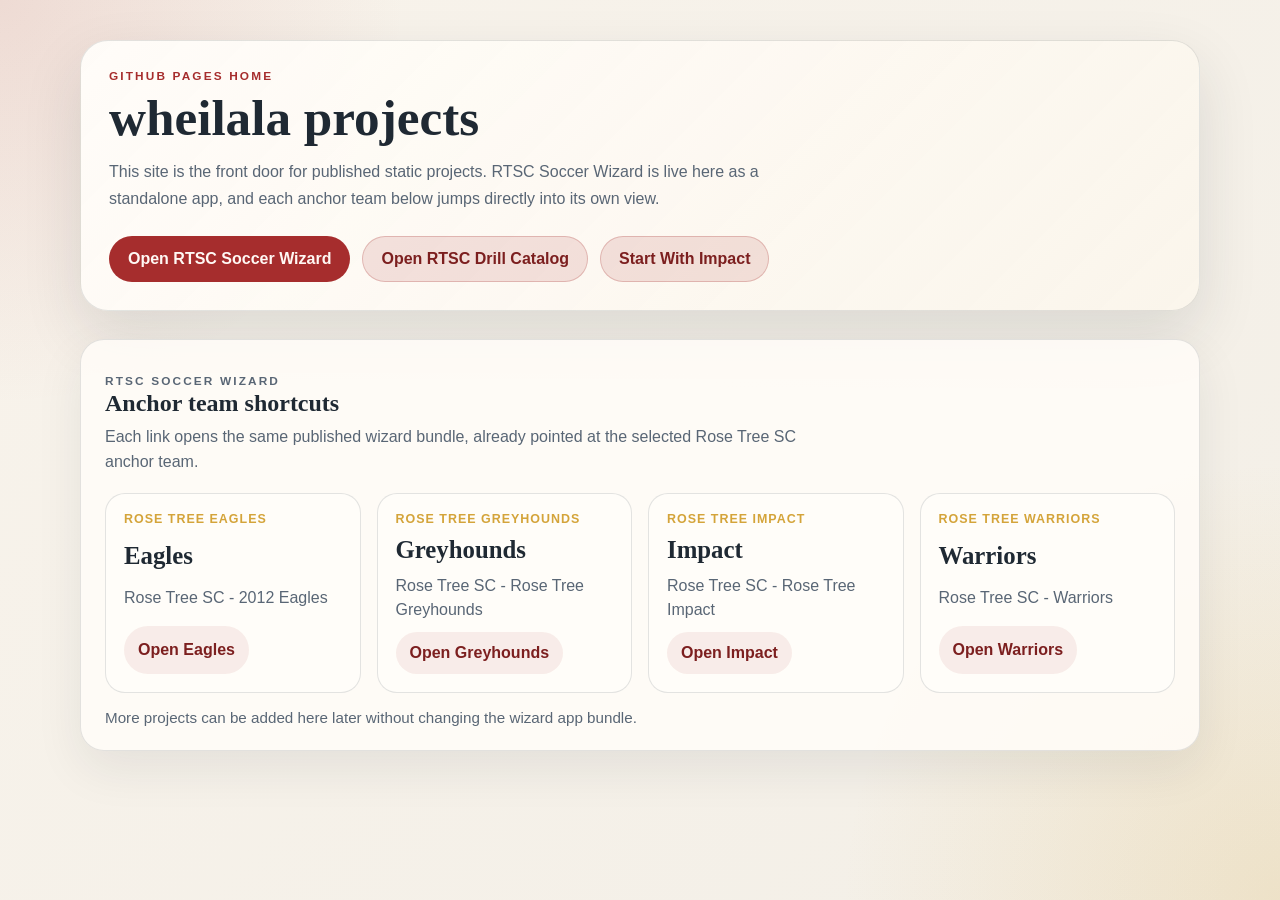
<file: index.html>
﻿<!DOCTYPE html>
<html lang="en">
  <head>
    <meta charset="UTF-8" />
    <meta name="viewport" content="width=device-width, initial-scale=1.0" />
    <title>wheilala | GitHub Pages</title>
    <style>
      :root {
        color-scheme: light;
        --bg: #f3efe7;
        --panel: rgba(255, 252, 247, 0.88);
        --panel-strong: #fffdf9;
        --ink: #1f2933;
        --muted: #596675;
        --accent: #a62d2d;
        --accent-strong: #7c1f1f;
        --accent-soft: rgba(166, 45, 45, 0.12);
        --gold: #d4a43a;
        --border: rgba(31, 41, 51, 0.12);
        --shadow: 0 24px 60px rgba(31, 41, 51, 0.12);
        --font-main: "Trebuchet MS", "Segoe UI", sans-serif;
        --font-display: Georgia, "Times New Roman", serif;
      }

      * {
        box-sizing: border-box;
      }

      body {
        margin: 0;
        min-height: 100vh;
        color: var(--ink);
        font-family: var(--font-main);
        background:
          radial-gradient(circle at top left, rgba(166, 45, 45, 0.12), transparent 26%),
          radial-gradient(circle at bottom right, rgba(212, 164, 58, 0.18), transparent 28%),
          linear-gradient(135deg, #f8f3eb, var(--bg));
      }

      a {
        color: inherit;
        text-decoration: none;
      }

      .page-shell {
        width: min(1120px, calc(100% - 32px));
        margin: 0 auto;
        padding: 40px 0 56px;
      }

      .hero {
        padding: 28px;
        border: 1px solid var(--border);
        border-radius: 28px;
        background: linear-gradient(135deg, rgba(255, 253, 249, 0.96), rgba(251, 245, 235, 0.88));
        box-shadow: var(--shadow);
      }

      .eyebrow {
        margin: 0 0 10px;
        font-size: 0.74rem;
        font-weight: 700;
        letter-spacing: 0.18em;
        text-transform: uppercase;
        color: var(--accent);
      }

      h1,
      h2,
      h3 {
        margin: 0;
        font-family: var(--font-display);
      }

      h1 {
        font-size: clamp(2.3rem, 4vw, 4rem);
        line-height: 0.98;
      }

      .hero-copy {
        max-width: 720px;
      }

      .hero-copy p {
        margin: 16px 0 0;
        color: var(--muted);
        font-size: 1rem;
        line-height: 1.65;
      }

      .hero-actions {
        display: flex;
        flex-wrap: wrap;
        gap: 12px;
        margin-top: 24px;
      }

      .hero-link {
        display: inline-flex;
        align-items: center;
        justify-content: center;
        min-height: 46px;
        padding: 0 18px;
        border-radius: 999px;
        border: 1px solid transparent;
        font-weight: 700;
      }

      .hero-link.primary {
        background: var(--accent);
        color: #fff8f4;
      }

      .hero-link.secondary {
        border-color: rgba(166, 45, 45, 0.24);
        background: var(--accent-soft);
        color: var(--accent-strong);
      }

      .section {
        margin-top: 28px;
        padding: 24px;
        border: 1px solid var(--border);
        border-radius: 24px;
        background: var(--panel);
        box-shadow: 0 18px 48px rgba(31, 41, 51, 0.08);
      }

      .section-heading {
        display: flex;
        flex-wrap: wrap;
        justify-content: space-between;
        gap: 12px;
        align-items: end;
        margin-bottom: 18px;
      }

      .section-heading p {
        margin: 8px 0 0;
        max-width: 700px;
        color: var(--muted);
        line-height: 1.55;
      }

      .team-grid {
        display: grid;
        grid-template-columns: repeat(auto-fit, minmax(220px, 1fr));
        gap: 16px;
      }

      .team-card {
        display: grid;
        gap: 10px;
        padding: 18px;
        border-radius: 20px;
        border: 1px solid var(--border);
        background: var(--panel-strong);
      }

      .team-kicker {
        margin: 0;
        color: var(--gold);
        font-size: 0.78rem;
        font-weight: 700;
        letter-spacing: 0.08em;
        text-transform: uppercase;
      }

      .team-card h3 {
        font-size: 1.55rem;
      }

      .team-copy {
        margin: 0;
        color: var(--muted);
        line-height: 1.5;
      }

      .team-link {
        display: inline-flex;
        align-items: center;
        justify-content: center;
        min-height: 42px;
        width: fit-content;
        padding: 0 14px;
        border-radius: 999px;
        background: rgba(166, 45, 45, 0.08);
        color: var(--accent-strong);
        font-weight: 700;
      }

      .small-note {
        margin: 16px 0 0;
        color: var(--muted);
        font-size: 0.95rem;
      }

      @media (max-width: 640px) {
        .page-shell {
          width: min(100% - 20px, 1120px);
          padding-top: 20px;
        }

        .hero,
        .section {
          padding: 20px;
          border-radius: 20px;
        }

        .hero-actions {
          flex-direction: column;
        }

        .hero-link,
        .team-link {
          width: 100%;
        }
      }
    </style>
  </head>
  <body>
    <main class="page-shell">
      <section class="hero">
        <p class="eyebrow">GitHub Pages Home</p>
        <div class="hero-copy">
          <h1>wheilala projects</h1>
          <p>
            This site is the front door for published static projects. RTSC Soccer Wizard is live here as a standalone app,
            and each anchor team below jumps directly into its own view.
          </p>
        </div>
        <div class="hero-actions">
          <a class="hero-link primary" href="./rtsc-soccer-wizard/">Open RTSC Soccer Wizard</a>
          <a class="hero-link secondary" href="./rtsc-drill-catalog/">Open RTSC Drill Catalog</a>
          <a class="hero-link secondary" href="./rtsc-soccer-wizard/web/index.html?anchor=rose-tree-impact-2015b#__home__">Start With Impact</a>
        </div>
      </section>

      <section class="section">
        <div class="section-heading">
          <div>
            <p class="eyebrow">RTSC Soccer Wizard</p>
            <h2>Anchor team shortcuts</h2>
            <p>
              Each link opens the same published wizard bundle, already pointed at the selected Rose Tree SC anchor team.
            </p>
          </div>
        </div>
        <div class="team-grid">
        <article class="team-card">
          <p class="team-kicker">Rose Tree Eagles</p>
          <h3>Eagles</h3>
          <p class="team-copy">Rose Tree SC - 2012 Eagles</p>
          <a class="team-link" href="./rtsc-soccer-wizard/web/index.html?anchor=rose-tree-eagles-2012b#__home__">Open Eagles</a>
        </article>
        <article class="team-card">
          <p class="team-kicker">Rose Tree Greyhounds</p>
          <h3>Greyhounds</h3>
          <p class="team-copy">Rose Tree SC - Rose Tree Greyhounds</p>
          <a class="team-link" href="./rtsc-soccer-wizard/web/index.html?anchor=rose-tree-greyhounds-2014b#__home__">Open Greyhounds</a>
        </article>
        <article class="team-card">
          <p class="team-kicker">Rose Tree Impact</p>
          <h3>Impact</h3>
          <p class="team-copy">Rose Tree SC - Rose Tree Impact</p>
          <a class="team-link" href="./rtsc-soccer-wizard/web/index.html?anchor=rose-tree-impact-2015b#__home__">Open Impact</a>
        </article>
        <article class="team-card">
          <p class="team-kicker">Rose Tree Warriors</p>
          <h3>Warriors</h3>
          <p class="team-copy">Rose Tree SC - Warriors</p>
          <a class="team-link" href="./rtsc-soccer-wizard/web/index.html?anchor=rose-tree-warriors-2014g#__home__">Open Warriors</a>
        </article>
        </div>
        <p class="small-note">More projects can be added here later without changing the wizard app bundle.</p>
      </section>
    </main>
  </body>
</html>
</file>
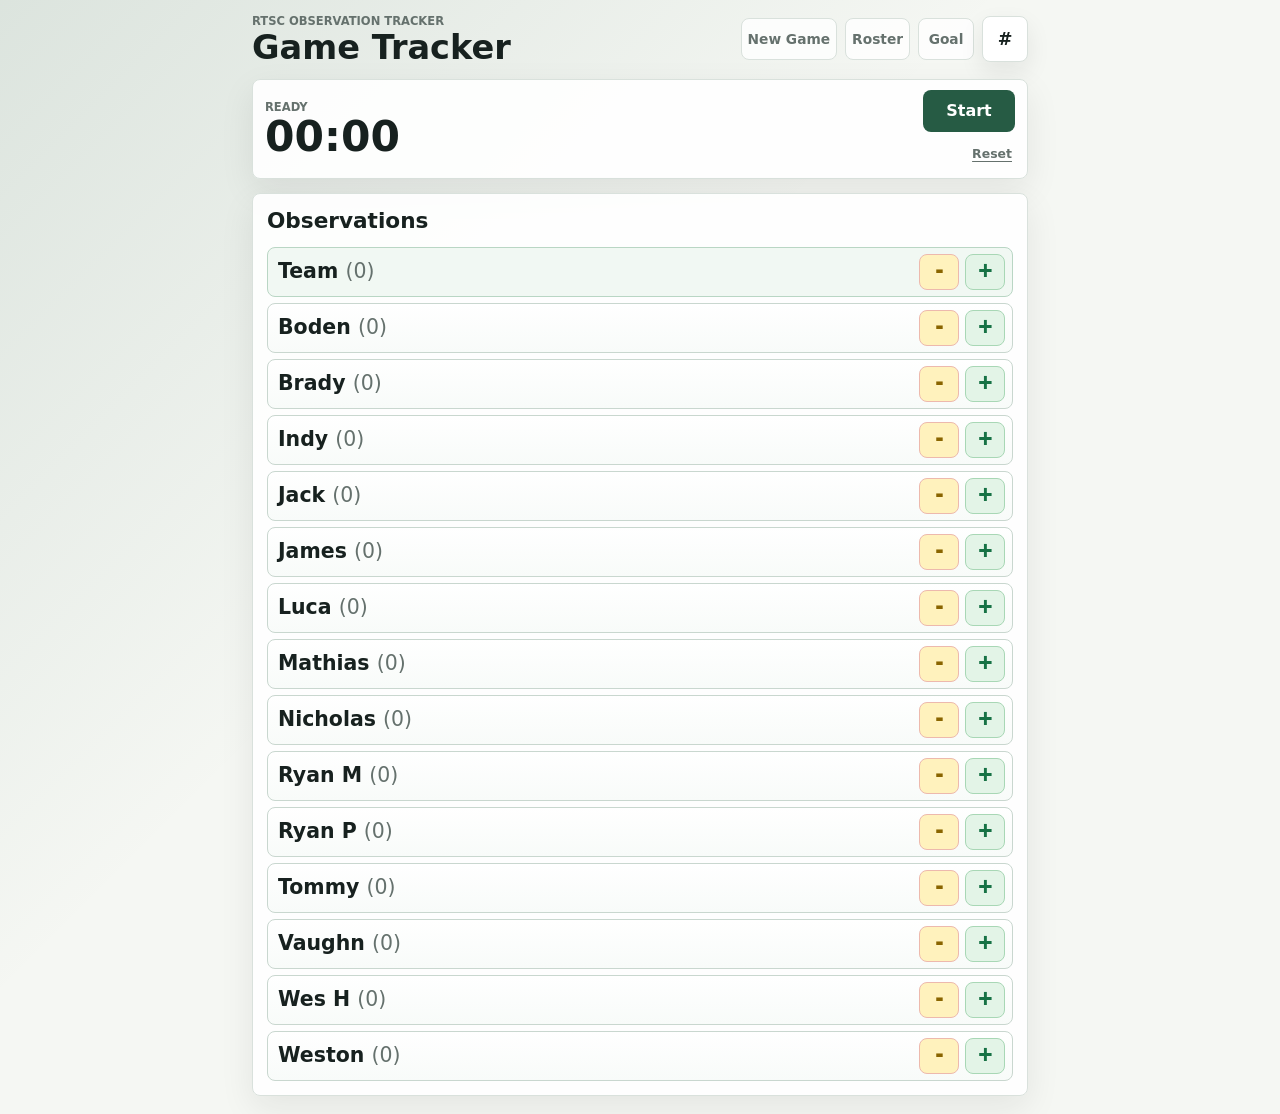
<file: app-gametracker/index.html>
<!doctype html>
<html lang="en">
  <head>
    <meta charset="utf-8">
    <meta name="viewport" content="width=device-width, initial-scale=1, viewport-fit=cover">
    <meta name="theme-color" content="#265b44">
    <meta name="apple-mobile-web-app-capable" content="yes">
    <meta name="apple-mobile-web-app-title" content="Game Tracker">
    <meta name="apple-mobile-web-app-status-bar-style" content="default">
    <title>Game Tracker</title>
    <link rel="icon" href="soccer-fav.png" type="image/png">
    <link rel="apple-touch-icon" href="soccer-fav.png">
    <link rel="manifest" href="manifest.webmanifest">
    <link rel="stylesheet" href="styles.css">
  </head>
  <body>
    <main class="app-shell">
      <header class="top-bar">
        <div>
          <p class="eyebrow">RTSC observation tracker</p>
          <h1>Game Tracker</h1>
        </div>
        <div class="header-actions">
          <button class="quiet-button hidden" id="installButton" type="button">Install</button>
          <button class="quiet-button" id="newGameButton" type="button">New Game</button>
          <button class="quiet-button" id="rosterButton" type="button">Roster</button>
          <button class="quiet-button" id="subsButton" type="button">Subs</button>
          <button class="quiet-button" id="goalButton" type="button">Goal</button>
          <button class="icon-button" id="tallyButton" type="button" aria-label="Open tally">
            <span aria-hidden="true">#</span>
          </button>
        </div>
      </header>

      <section class="game-clock" aria-label="Game clock">
        <div>
          <p class="eyebrow" id="clockStatus">Not started</p>
          <div class="clock-readout" id="clockReadout">00:00</div>
          <div class="halftime-readout hidden" id="halftimeReadout">Halftime 00:00</div>
        </div>
        <div class="clock-actions">
          <button class="primary-action" id="clockToggle" type="button">Start</button>
          <button class="tiny-clock-action hidden" id="pauseClockButton" type="button">Pause</button>
          <button class="secondary-action hidden" id="halftimeButton" type="button">Halftime</button>
          <button class="secondary-action hidden" id="finalWhistleButton" type="button">Final Whistle</button>
          <button class="reset-link" id="resetClock" type="button">Reset</button>
        </div>
      </section>

      <section class="undo-strip hidden" id="undoStrip" aria-live="polite">
        <div>
          <p class="eyebrow">Last observation</p>
          <div class="undo-context" id="undoContext"></div>
        </div>
        <button class="undo-action" id="undoLast" type="button" aria-label="Undo last observation">
          <span aria-hidden="true">&#8630;</span>
          <span>Undo</span>
        </button>
      </section>

      <section class="sub-strip hidden" id="subStrip" aria-live="polite">
        <div>
          <p class="eyebrow">Staged subs</p>
          <div class="undo-context" id="subContext"></div>
        </div>
        <button class="sub-commit-action" id="subsMadeButton" type="button">Subs made</button>
      </section>

      <section class="entry-panel" aria-live="polite">
        <div class="panel-heading">
          <div>
            <p class="eyebrow" id="modeEyebrow">Select player</p>
            <h2 id="panelTitle">Who did you notice?</h2>
          </div>
          <button class="text-button hidden" id="cancelObservation" type="button">Roster</button>
        </div>

        <div class="player-grid" id="playerGrid" aria-label="Roster"></div>

        <div class="observation-panel hidden" id="observationPanel">
          <div class="selected-player" id="selectedPlayerName"></div>
          <div class="observation-groups" id="observationGroups"></div>
        </div>
      </section>
    </main>

    <aside class="roster-sheet hidden" id="rosterSheet" aria-hidden="true">
      <div class="roster-card" role="dialog" aria-modal="true" aria-labelledby="rosterTitle">
        <div class="panel-heading">
          <div>
            <p class="eyebrow">Game setup</p>
            <h2 id="rosterTitle">Roster</h2>
          </div>
          <button class="icon-button" id="closeRoster" type="button" aria-label="Close roster">
            <span aria-hidden="true">x</span>
          </button>
        </div>
        <div class="summary-strip" id="rosterSummary"></div>
        <form class="roster-edit-form" id="addPlayerForm">
          <input id="newPlayerName" type="text" autocomplete="off" placeholder="Add player name" aria-label="Add player name">
          <button class="secondary-action" type="submit">Add</button>
        </form>
        <div class="roster-list" id="rosterList"></div>
      </div>
    </aside>

    <aside class="sub-sheet hidden" id="subSheet" aria-hidden="true">
      <div class="sub-card" role="dialog" aria-modal="true" aria-labelledby="subTitle">
        <div class="panel-heading">
          <div>
            <p class="eyebrow" id="subStepLabel">Prep subs</p>
            <h2 id="subTitle">Who is coming off?</h2>
          </div>
          <button class="icon-button" id="closeSubs" type="button" aria-label="Close substitutions">
            <span aria-hidden="true">x</span>
          </button>
        </div>
        <div class="goal-context" id="subContextSheet"></div>
        <div class="sub-staged-list" id="subStagedList"></div>
        <div class="goal-options" id="subOptions"></div>
        <button class="primary-action hidden" id="commitSubsSheet" type="button">Subs made</button>
      </div>
    </aside>

    <aside class="goal-sheet hidden" id="goalSheet" aria-hidden="true">
      <div class="goal-card" role="dialog" aria-modal="true" aria-labelledby="goalTitle">
        <div class="panel-heading">
          <div>
            <p class="eyebrow" id="goalStepLabel">Goal</p>
            <h2 id="goalTitle">Who scored?</h2>
          </div>
          <button class="icon-button" id="closeGoal" type="button" aria-label="Close goal entry">
            <span aria-hidden="true">x</span>
          </button>
        </div>
        <div class="goal-context" id="goalContext"></div>
        <div class="goal-options" id="goalOptions"></div>
        <button class="primary-action hidden" id="finishGoal" type="button">Save goal</button>
      </div>
    </aside>

    <aside class="tally-sheet hidden" id="tallySheet" aria-hidden="true">
      <div class="tally-card" role="dialog" aria-modal="true" aria-labelledby="tallyTitle">
        <div class="panel-heading">
          <div>
            <p class="eyebrow">Current game</p>
            <h2 id="tallyTitle">Observation Tally</h2>
          </div>
          <button class="icon-button" id="closeTally" type="button" aria-label="Close tally">
            <span aria-hidden="true">x</span>
          </button>
        </div>
        <div class="summary-strip" id="summaryStrip"></div>
        <div class="tally-list" id="tallyList"></div>
        <button class="secondary-action wide-action" id="copyGameLog" type="button">Copy Game Log to Clipboard</button>
        <button class="danger-action" id="clearGame" type="button">Clear game data</button>
      </div>
    </aside>

    <aside class="setup-sheet hidden" id="setupSheet" aria-hidden="true">
      <div class="setup-card" role="dialog" aria-modal="true" aria-labelledby="setupTitle">
        <div class="panel-heading">
          <div>
            <p class="eyebrow" id="setupStepLabel">New game</p>
            <h2 id="setupTitle">Set up roster</h2>
          </div>
          <button class="icon-button" id="closeSetup" type="button" aria-label="Close new game setup">
            <span aria-hidden="true">x</span>
          </button>
        </div>
        <div class="setup-progress" id="setupProgress"></div>
        <p class="reset-copy" id="setupCopy"></p>
        <div class="setup-body" id="setupBody"></div>
        <div class="setup-actions">
          <button class="text-button hidden" id="setupBack" type="button">Back</button>
          <button class="secondary-action" id="setupNext" type="button">Next</button>
          <button class="primary-action hidden" id="setupStart" type="button">Ready to start</button>
        </div>
      </div>
    </aside>

    <aside class="reset-sheet hidden" id="resetSheet" aria-hidden="true">
      <div class="reset-card" role="dialog" aria-modal="true" aria-labelledby="resetTitle">
        <div>
          <p class="eyebrow">Confirm reset</p>
          <h2 id="resetTitle">Reset game clock?</h2>
        </div>
        <p class="reset-copy">Choose whether to keep or clear the observation, goal, and substitution log.</p>
        <div class="reset-actions">
          <button class="danger-action" id="resetClearLog" type="button">Reset and clear log</button>
          <button class="secondary-action" id="resetKeepLog" type="button">Reset and KEEP log</button>
          <button class="text-button" id="cancelReset" type="button">Cancel</button>
        </div>
      </div>
    </aside>

    <script src="app.js"></script>
  </body>
</html>
</file>
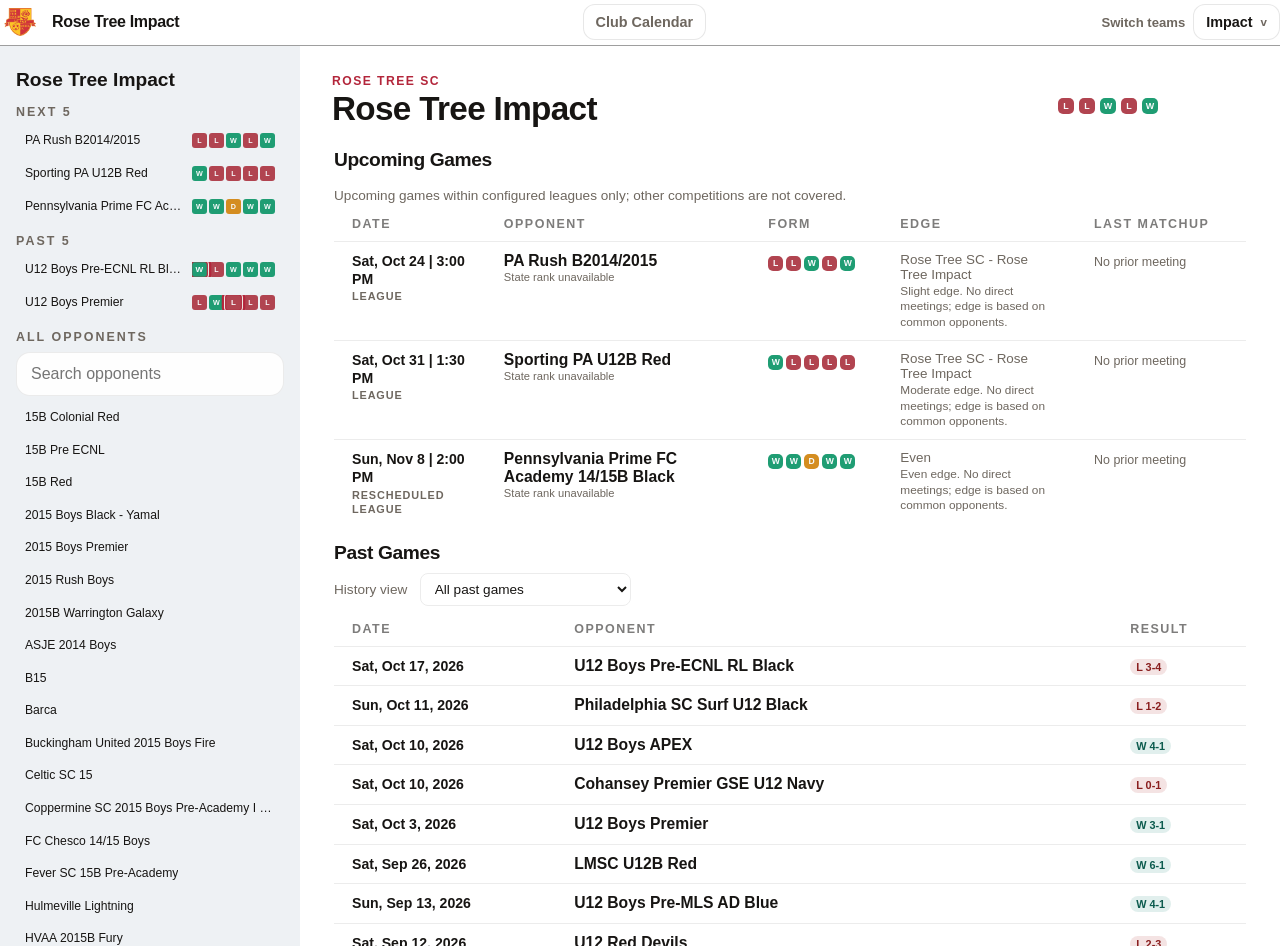
<file: rtsc-soccer-wizard/index.html>
<!DOCTYPE html>
<html lang="en">
  <head>
    <meta charset="UTF-8" />
    <meta http-equiv="refresh" content="0; url=./web/index.html" />
    <title>Local Soccer Wizard</title>
  </head>
  <body>
    <p>Open <a href="./web/index.html">Local Soccer Wizard</a>.</p>
  </body>
</html>
</file>
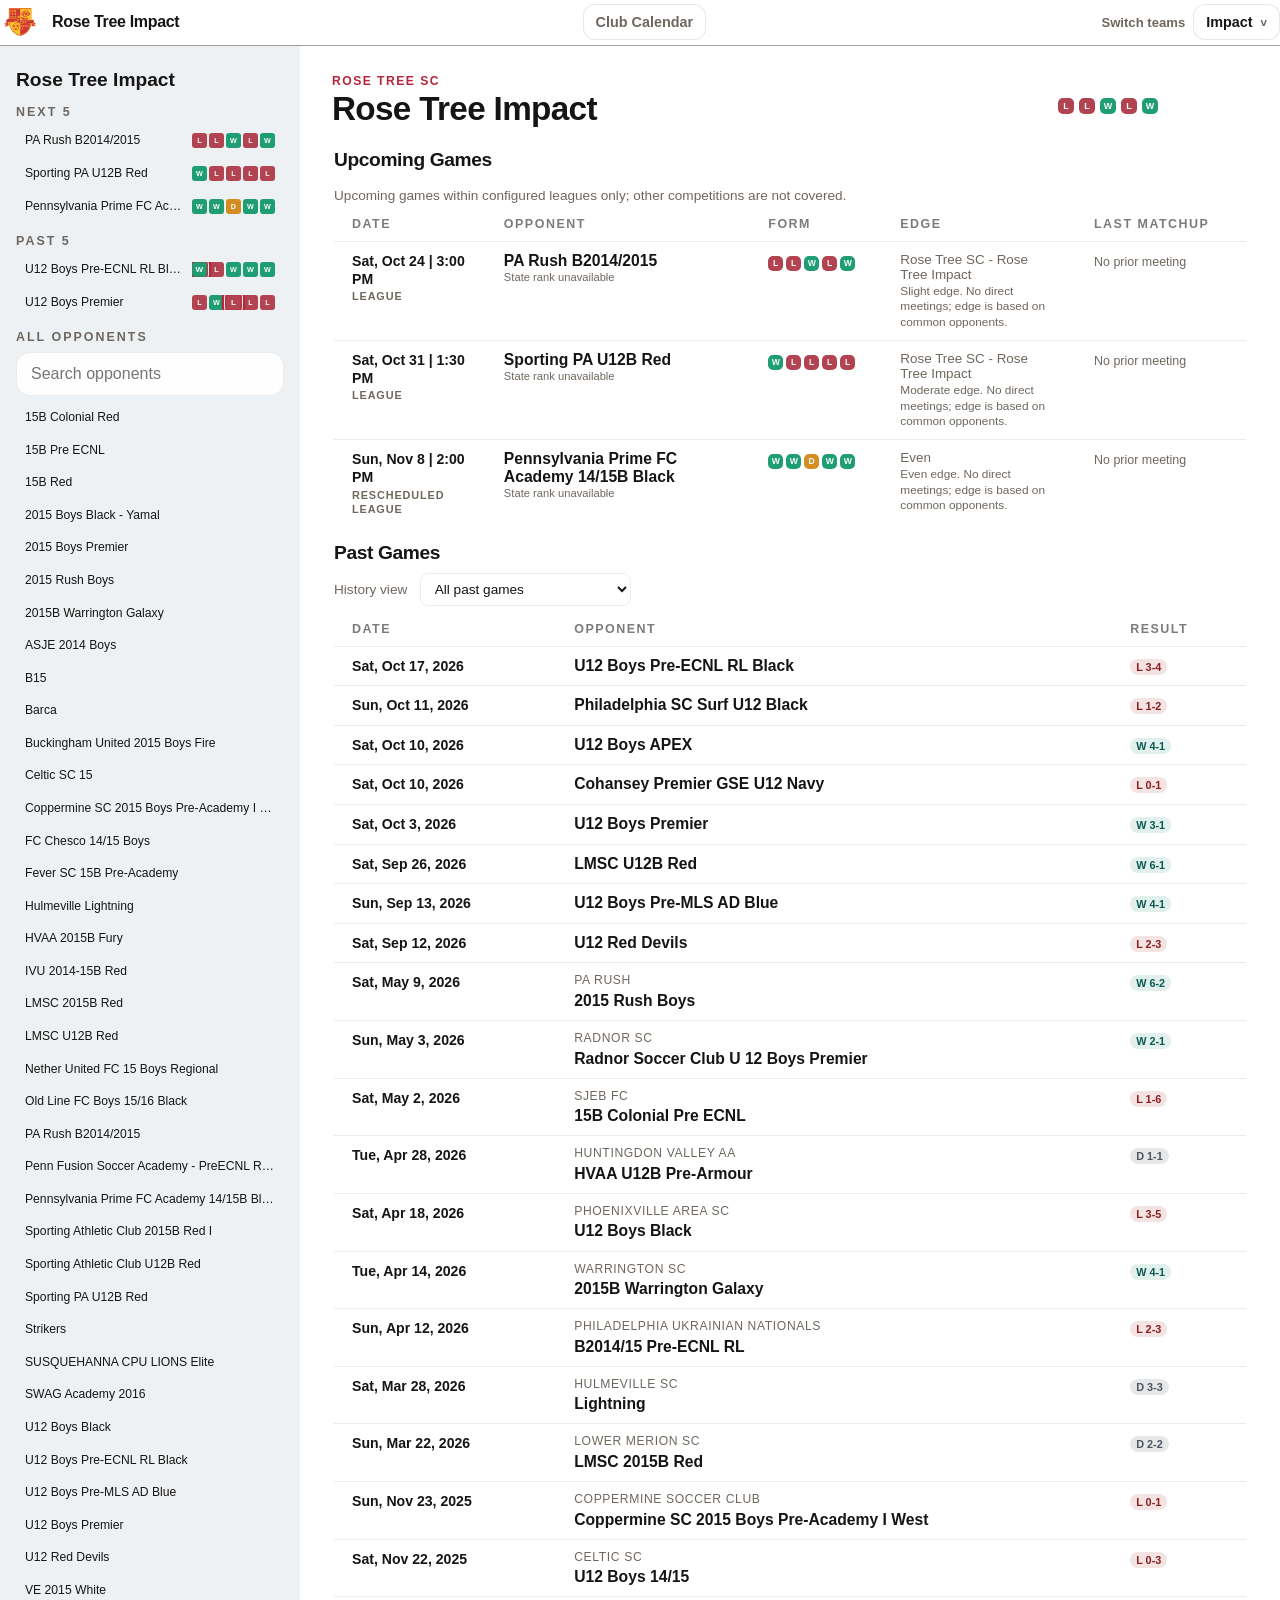
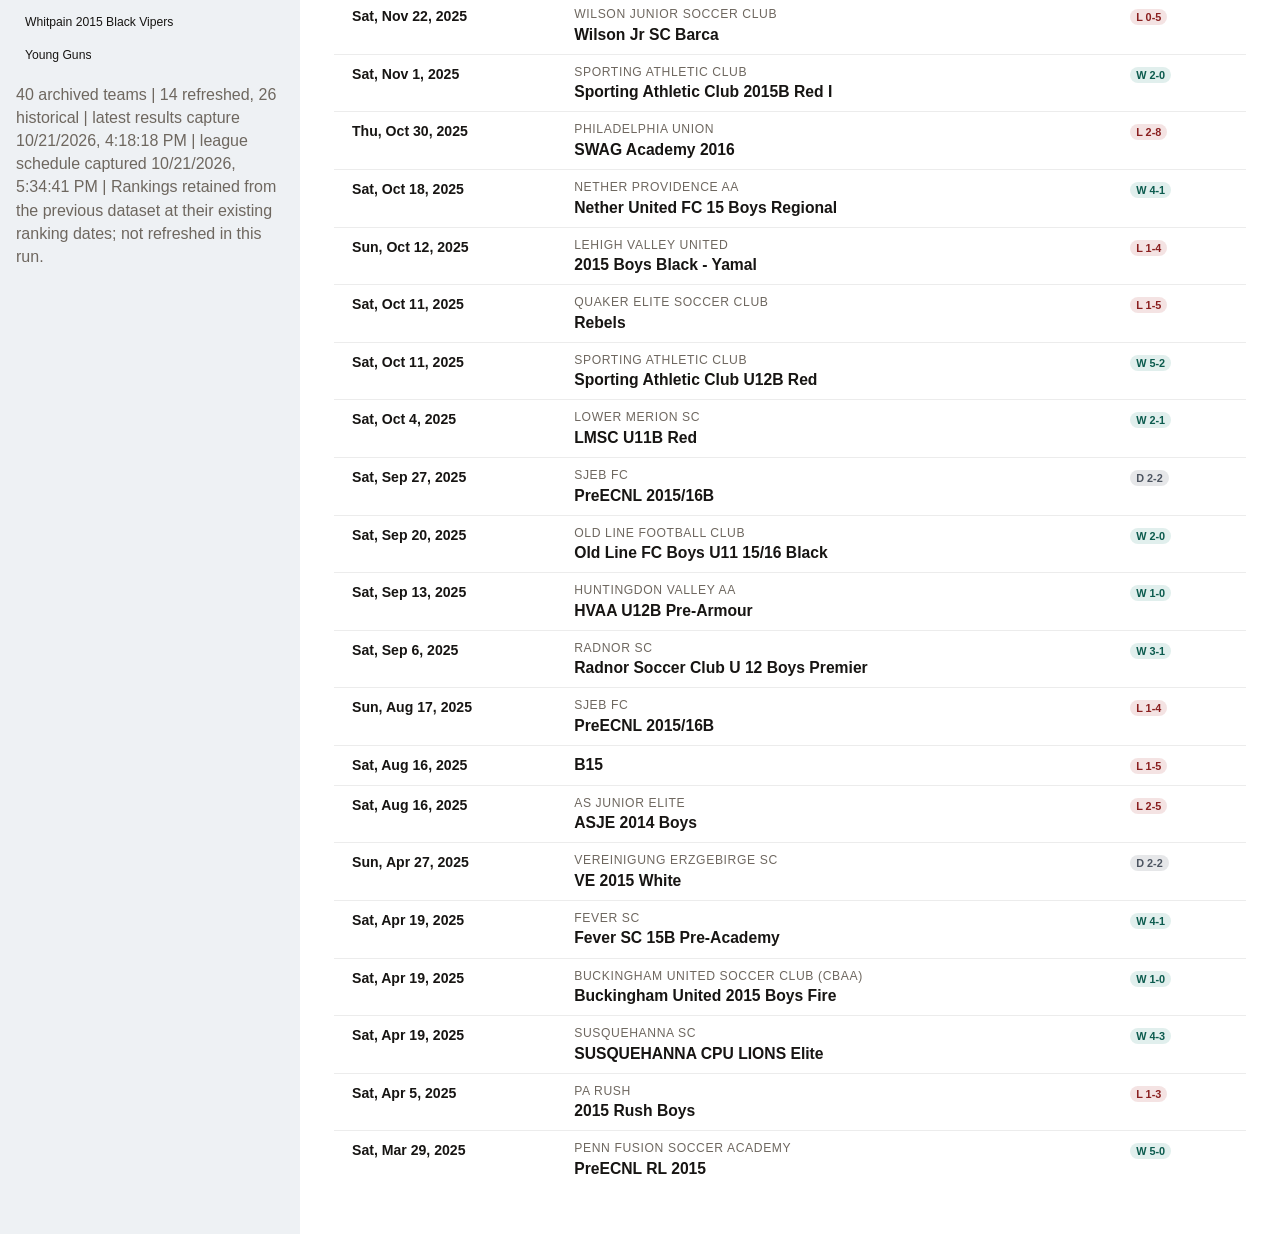
<file: rtsc-soccer-wizard/web/index.html>
<!DOCTYPE html>
<html lang="en">
  <head>
    <meta charset="UTF-8" />
    <meta name="viewport" content="width=device-width, initial-scale=1.0" />
    <title>Local Soccer Wizard</title>
    <link rel="icon" type="image/jpeg" href="../images/logo.jpg" />
    <link rel="stylesheet" href="./styles.css" />
  </head>
  <body>
    <header class="app-topbar">
      <div class="brand-lockup">
        <div class="brand-mark" aria-hidden="true">
          <img src="../images/logo.jpg" alt="" />
        </div>
        <div class="brand-copy">
          <span class="brand-name">Local Soccer Wizard</span>
        </div>
      </div>
      <button
        type="button"
        class="mobile-sidebar-toggle"
        id="mobile-sidebar-toggle"
        aria-controls="app-sidebar"
        aria-expanded="false"
        aria-label="Browse teams"
        >
        &#9776;
      </button>
      <nav class="anchor-nav" id="anchor-nav" aria-label="Anchor teams"></nav>
    </header>

    <div class="page-shell">
      <aside class="sidebar" id="app-sidebar">
        <div class="sidebar-header">
          <p class="anchor-highlight" id="sidebar-anchor-name"></p>
          <button type="button" class="mobile-sidebar-close" id="mobile-sidebar-close" aria-label="Close browse panel">Close</button>
        </div>

        <div class="sidebar-home">
          <button type="button" class="home-nav-button" id="home-nav-button">Home</button>
        </div>

        <section class="sidebar-section sidebar-switcher" id="sidebar-switcher">
          <h3>Switch Teams</h3>
          <div id="sidebar-anchor-switch"></div>
        </section>

        <div class="sidebar-sections">
          <section class="sidebar-section">
            <h3>Next 5</h3>
            <div id="upcoming-team-list" class="sidebar-link-list"></div>
          </section>
          <section class="sidebar-section">
            <h3>Past 5</h3>
            <div id="recent-team-list" class="sidebar-link-list"></div>
          </section>
          <section class="sidebar-section">
            <h3>All Opponents</h3>
            <div class="sidebar-section-search">
              <input id="team-search" class="search-input" type="search" placeholder="Search opponents" />
            </div>
            <div id="all-team-list" class="sidebar-link-list"></div>
          </section>
        </div>
        <div class="dataset-meta" id="dataset-meta">Loading dataset...</div>
      </aside>
      <button type="button" class="mobile-sidebar-backdrop" id="mobile-sidebar-backdrop" aria-label="Close browse panel" hidden></button>

      <main class="content">
        <section class="hero" id="hero">
          <div class="hero-copy">
              <div class="hero-nav">
                <button type="button" class="back-button" id="back-button">Back</button>
              </div>
              <p class="eyebrow" id="hero-eyebrow">Selected Team</p>
              <p class="hero-club" id="team-club"></p>
              <div class="hero-title-row">
                <h2 id="team-title">Loading...</h2>
                <a id="team-gotsport-link" href="#" target="_blank" rel="noreferrer">Open on GotSport</a>
              </div>
              <p id="team-subtitle"></p>
              <p class="hero-link-row"><button type="button" class="hero-home-link" id="team-home-link">Back to anchor home</button></p>
            </div>
          <div class="hero-meta" id="hero-meta" hidden></div>
        </section>

        <section class="summary-grid" id="summary-grid"></section>
        <section class="panel" id="compare-panel" hidden>
          <div class="compare-summary" id="compare-summary"></div>
        </section>
        <section class="panel" id="home-panel" hidden>
          <div class="panel-header">
            <div>
              <p class="eyebrow">Home</p>
              <h3 id="home-panel-title">Anchor Schedule Snapshot</h3>
              <p class="panel-copy" id="home-panel-copy"></p>
            </div>
          </div>
          <div class="home-sections">
            <div class="home-section">
              <div class="home-section-heading">
                <p class="home-section-kicker">Looking Ahead</p>
                <h4>Upcoming Games</h4>
                <p class="home-section-copy">Schedule pressure, opponent form, and quick matchup context for the next stretch.</p>
              </div>
              <div class="table-wrap">
                <table class="home-upcoming-table">
                  <thead>
                    <tr>
                      <th>Date</th>
                      <th>Opponent</th>
                      <th>Form</th>
                      <th>Edge</th>
                      <th>Last Matchup</th>
                    </tr>
                  </thead>
                  <tbody id="home-upcoming-body"></tbody>
                </table>
              </div>
            </div>
            <div class="home-section">
              <div class="home-section-heading">
                <p class="home-section-kicker">Across Seasons</p>
                <h4>Past Games</h4>
                <p class="home-section-copy">Results and unresolved fixtures across every archived season.</p>
                <label class="history-view-label" for="home-history-view">History view</label>
                <select id="home-history-view" aria-label="Game history view">
                  <option value="all">All past games</option>
                  <option value="recent">Recent results + unresolved</option>
                </select>
              </div>
              <div class="table-wrap">
                <table class="home-recent-table">
                  <thead>
                    <tr>
                      <th>Date</th>
                      <th>Opponent</th>
                      <th>Result</th>
                    </tr>
                  </thead>
                  <tbody id="home-recent-body"></tbody>
                </table>
              </div>
            </div>
          </div>
        </section>

        <section class="panel calendar-spotlight-panel" id="calendar-spotlight-panel" hidden>
          <div class="calendar-filter-bar">
            <div class="calendar-filter-copy">
              <p class="home-section-kicker">Filter Teams</p>
              <p class="calendar-filter-note">Focus the club calendar on one or more anchor teams.</p>
            </div>
            <div class="calendar-filter-pills" id="calendar-filter-pills"></div>
          </div>
          <div class="home-sections calendar-venue-sections">
            <div class="home-section">
              <div class="home-section-heading">
                <p class="home-section-kicker">Upcoming Home Games</p>
                <h4>Upcoming at Cherry St. Park</h4>
                <p class="home-section-copy">RTSC home matches at Cherry St. in the next 30 days.</p>
              </div>
              <div class="calendar-spotlight-grid" id="calendar-cherry-grid"></div>
            </div>
            <div class="home-section">
              <div class="home-section-heading">
                <p class="home-section-kicker">Upcoming Home Games</p>
                <h4>Upcoming at Sleighton Park</h4>
                <p class="home-section-copy">RTSC home matches at Sleighton Park in the next 30 days.</p>
              </div>
              <div class="calendar-spotlight-grid" id="calendar-sleighton-grid"></div>
            </div>
          </div>
        </section>

        <section class="panel calendar-panel" id="calendar-panel" hidden>
          <div class="panel-header">
            <div>
              <p class="eyebrow">Calendar</p>
              <h3>RTSC Upcoming Games</h3>
              <p class="panel-copy" id="calendar-range-label">The next 30 days across tracked Rose Tree anchors.</p>
            </div>
          </div>
          <div class="table-wrap">
            <table class="calendar-table">
              <thead>
                <tr>
                  <th>Anchor</th>
                  <th>Opponent</th>
                  <th>Date / Time</th>
                  <th>Location</th>
                </tr>
              </thead>
              <tbody id="calendar-matches-body"></tbody>
            </table>
          </div>
          <div class="home-sections calendar-home-sections">
            <div class="home-section">
              <div class="home-section-heading">
                <p class="home-section-kicker">Next Home Games</p>
                <h4>Next Home Games by Team</h4>
                <p class="home-section-copy">The next two home matches for each tracked anchor team.</p>
              </div>
              <div class="calendar-home-grid" id="calendar-home-games-grid"></div>
            </div>
          </div>
        </section>

        <section class="panel" id="matches-panel">
          <div class="panel-header">
          </div>

          <div class="home-sections matches-sections">
            <div class="home-section">
              <h4 id="historical-section-title">Historical Games</h4>
              <div class="table-wrap">
                <table>
                  <thead>
                    <tr>
                      <th>Date</th>
                      <th>Opponent</th>
                      <th>Result</th>
                      <th>Details</th>
                    </tr>
                  </thead>
                  <tbody id="historical-matches-body"></tbody>
                </table>
              </div>
            </div>
            <div class="home-section">
              <h4>Upcoming Games</h4>
              <div class="table-wrap">
                <table>
                  <thead>
                    <tr>
                      <th>Date</th>
                      <th>Opponent</th>
                      <th>Result</th>
                      <th>Details</th>
                    </tr>
                  </thead>
                  <tbody id="upcoming-matches-body"></tbody>
                </table>
              </div>
            </div>
          </div>
        </section>
      </main>
    </div>
    <script type="module" src="./app.js"></script>
  </body>
</html>
</file>
<file: app-gametracker/styles.css>
:root {
  color-scheme: light;
  --bg: #f5f7f3;
  --ink: #17211f;
  --muted: #65716d;
  --line: #d9e1dc;
  --panel: #ffffff;
  --positive: #177245;
  --positive-soft: #e3f4e7;
  --negative: #8a6500;
  --negative-soft: #fff2bd;
  --focus: #2156a5;
  --field: #265b44;
  --gold: #d5a11e;
  --shadow: 0 18px 55px rgba(21, 31, 28, 0.15);
  font-family: Inter, ui-sans-serif, system-ui, -apple-system, BlinkMacSystemFont, "Segoe UI", sans-serif;
}

* {
  box-sizing: border-box;
}

body {
  min-height: 100vh;
  margin: 0;
  background:
    linear-gradient(135deg, rgba(38, 91, 68, 0.12), transparent 42%),
    var(--bg);
  color: var(--ink);
}

button {
  border: 0;
  color: inherit;
  cursor: pointer;
  font: inherit;
  -webkit-tap-highlight-color: transparent;
}

.app-shell {
  display: flex;
  flex-direction: column;
  gap: 14px;
  min-height: 100vh;
  max-width: 820px;
  margin: 0 auto;
  padding: max(14px, env(safe-area-inset-top)) 14px max(18px, env(safe-area-inset-bottom));
}

.top-bar,
.panel-heading,
.clock-actions,
.header-actions,
.summary-strip,
.stat-row {
  display: flex;
  align-items: center;
}

.top-bar,
.panel-heading {
  justify-content: space-between;
  gap: 12px;
}

.eyebrow {
  margin: 0 0 3px;
  color: var(--muted);
  font-size: 0.72rem;
  font-weight: 800;
  letter-spacing: 0;
  text-transform: uppercase;
}

.eyebrow:empty {
  display: none;
}

h1,
h2 {
  margin: 0;
  letter-spacing: 0;
}

h1 {
  font-size: clamp(1.42rem, 7vw, 2.1rem);
  line-height: 1;
}

h2 {
  font-size: clamp(1.05rem, 5vw, 1.35rem);
}

.icon-button {
  display: grid;
  flex: 0 0 46px;
  width: 46px;
  height: 46px;
  place-items: center;
  border: 1px solid var(--line);
  border-radius: 8px;
  background: var(--panel);
  box-shadow: 0 10px 24px rgba(20, 30, 27, 0.08);
  font-size: 1.1rem;
  font-weight: 900;
}

.header-actions {
  flex-wrap: wrap;
  justify-content: flex-end;
  gap: 8px;
}

.quiet-button {
  min-width: 56px;
  min-height: 42px;
  border: 1px solid var(--line);
  border-radius: 8px;
  background: rgba(255, 255, 255, 0.82);
  color: var(--muted);
  font-size: 0.86rem;
  font-weight: 900;
}

.game-clock,
.sub-strip,
.undo-strip,
.entry-panel {
  border: 1px solid var(--line);
  border-radius: 8px;
  background: rgba(255, 255, 255, 0.92);
  box-shadow: 0 12px 34px rgba(20, 30, 27, 0.08);
}

.game-clock {
  display: grid;
  grid-template-columns: 1fr auto;
  gap: 10px;
  align-items: center;
  padding: 10px 12px;
}

.clock-readout {
  min-width: 7ch;
  font-variant-numeric: tabular-nums;
  font-size: clamp(1.55rem, 10vw, 2.65rem);
  font-weight: 900;
  line-height: 0.95;
}

.halftime-readout {
  margin-top: 3px;
  color: var(--gold);
  font-size: clamp(0.92rem, 4vw, 1.12rem);
  font-weight: 950;
  font-variant-numeric: tabular-nums;
}

.clock-actions {
  display: grid;
  flex-wrap: wrap;
  justify-content: flex-end;
  gap: 8px;
  min-width: 116px;
}

.primary-action,
.secondary-action,
.danger-action,
.tiny-clock-action,
.text-button {
  min-height: 42px;
  border-radius: 8px;
  font-weight: 850;
}

.primary-action {
  min-width: 92px;
  background: var(--field);
  color: #fff;
}

.secondary-action,
.text-button {
  min-width: 74px;
  border: 1px solid var(--line);
  background: #fff;
}

.wide-action {
  width: 100%;
}

.tiny-clock-action {
  justify-self: end;
  min-width: 58px;
  min-height: 32px;
  border: 1px solid #d9c78b;
  background: #fff8dc;
  color: #5f4711;
  font-size: 0.78rem;
}

.reset-link {
  justify-self: end;
  min-height: 28px;
  padding: 0 3px;
  background: transparent;
  color: var(--muted);
  font-size: 0.78rem;
  font-weight: 850;
  text-decoration: underline;
  text-underline-offset: 3px;
}

.undo-strip {
  display: flex;
  align-items: center;
  justify-content: space-between;
  gap: 10px;
  padding: 6px 10px;
}

.sub-strip {
  display: flex;
  align-items: center;
  justify-content: space-between;
  gap: 10px;
  border-color: #b9d6c4;
  padding: 10px 12px;
}

.undo-context {
  color: var(--ink);
  font-size: clamp(0.78rem, 3.2vw, 0.9rem);
  font-weight: 850;
  line-height: 1.2;
}

.undo-action {
  display: inline-flex;
  min-width: 0;
  min-height: 28px;
  align-items: center;
  justify-content: center;
  gap: 4px;
  border: 0;
  border-radius: 0;
  background: transparent;
  color: #5f4711;
  padding: 0 3px;
  font-size: 0.78rem;
  font-weight: 850;
  text-decoration: underline;
  text-underline-offset: 3px;
}

.sub-commit-action {
  min-width: 105px;
  min-height: 42px;
  border-radius: 8px;
  background: var(--field);
  color: #fff;
  font-weight: 900;
}

.entry-panel {
  display: flex;
  flex: 1;
  flex-direction: column;
  gap: 14px;
  padding: 14px;
}

.player-grid {
  display: grid;
  grid-template-columns: 1fr;
  gap: 6px;
}

.player-row {
  display: grid;
  min-height: 46px;
  grid-template-columns: 1fr auto;
  gap: 8px;
  align-items: center;
  border: 1px solid #c9d7cf;
  border-radius: 8px;
  background: linear-gradient(180deg, #fff, #f8fbf9);
  padding: 6px 7px 6px 10px;
}

.team-row {
  border-color: #b9d6c4;
  background: #f1f8f3;
}

.player-row-info {
  display: grid;
  min-width: 0;
}

.player-row-actions {
  display: grid;
  grid-template-columns: repeat(2, 40px);
  gap: 6px;
}

.player-name {
  overflow-wrap: anywhere;
  font-size: clamp(1.05rem, 4.6vw, 1.28rem);
  font-weight: 850;
  line-height: 1.05;
}

.player-count-inline {
  color: var(--muted);
  font-weight: 400;
}

.quick-observation {
  display: grid;
  width: 40px;
  height: 36px;
  place-items: center;
  border-radius: 8px;
  font-size: 1.16rem;
  font-weight: 950;
  line-height: 1;
}

.quick-observation.positive {
  border: 1px solid #a8d7b5;
  background: var(--positive-soft);
  color: var(--positive);
}

.quick-observation.negative {
  border: 1px solid #edb9ad;
  background: var(--negative-soft);
  color: var(--negative);
}

.player-count {
  display: grid;
  flex: 0 0 28px;
  width: 28px;
  height: 28px;
  place-items: center;
  border-radius: 50%;
  background: #edf2ef;
  color: var(--muted);
  font-size: 0.82rem;
  font-weight: 900;
  font-variant-numeric: tabular-nums;
}

.player-meta {
  display: inline-flex;
  min-height: 20px;
  align-items: center;
  justify-content: center;
  border-radius: 999px;
  background: #edf2ef;
  color: var(--muted);
  padding: 2px 6px;
  font-size: 0.68rem;
  font-weight: 900;
  font-variant-numeric: tabular-nums;
  justify-self: start;
}

.observation-panel {
  display: flex;
  flex: 1;
  flex-direction: column;
  gap: 12px;
}

.selected-player {
  border-left: 5px solid var(--gold);
  padding: 2px 0 2px 10px;
  font-size: clamp(1.15rem, 5.5vw, 1.55rem);
  font-weight: 950;
}

.observation-groups {
  display: grid;
  gap: 14px;
}

.observation-group {
  display: grid;
  gap: 8px;
}

.group-label {
  color: var(--muted);
  font-size: 0.76rem;
  font-weight: 900;
  text-transform: uppercase;
}

.observation-grid {
  display: grid;
  grid-template-columns: repeat(2, minmax(0, 1fr));
  gap: 8px;
}

.observation-button {
  min-height: clamp(58px, 11vh, 84px);
  border: 1px solid transparent;
  border-radius: 8px;
  padding: 11px;
  text-align: left;
  font-size: clamp(0.95rem, 4.2vw, 1.14rem);
  font-weight: 900;
  line-height: 1.05;
}

.observation-button.positive {
  border-color: #a8d7b5;
  background: var(--positive-soft);
  color: var(--positive);
}

.observation-button.negative {
  border-color: #edb9ad;
  background: var(--negative-soft);
  color: var(--negative);
}

.goal-sheet,
.roster-sheet,
.reset-sheet,
.setup-sheet,
.sub-sheet,
.tally-sheet {
  position: fixed;
  inset: 0;
  z-index: 10;
  display: grid;
  place-items: end center;
  background: rgba(18, 27, 24, 0.44);
  padding: 12px 10px max(10px, env(safe-area-inset-bottom));
}

.goal-card,
.roster-card,
.reset-card,
.setup-card,
.sub-card,
.tally-card {
  display: flex;
  width: min(100%, 740px);
  max-height: min(92vh, 820px);
  max-height: min(92dvh, 820px);
  flex-direction: column;
  gap: 14px;
  overflow: hidden;
  border-radius: 8px;
  background: var(--panel);
  box-shadow: var(--shadow);
  padding: 14px;
}

.reset-card {
  gap: 16px;
}

.roster-card,
.setup-card,
.sub-card {
  min-height: min(78vh, 650px);
  min-height: min(78dvh, 650px);
}

.setup-progress,
.setup-actions,
.ready-panel {
  display: grid;
  grid-template-columns: repeat(auto-fit, minmax(116px, 1fr));
  gap: 8px;
  width: 100%;
}

.ready-pill {
  display: grid;
  min-height: 64px;
  place-items: center;
  border: 1px solid var(--line);
  border-radius: 8px;
  background: #f8fbf9;
  padding: 9px;
  color: var(--ink);
  text-align: center;
  font-size: clamp(0.86rem, 3.6vw, 1rem);
  font-weight: 900;
  line-height: 1.1;
}

.setup-body {
  display: flex;
  flex: 1;
  min-height: 0;
}

.setup-body .roster-list {
  width: 100%;
}

.setup-choice-panel {
  display: grid;
  width: 100%;
  gap: 12px;
}

.format-grid {
  display: grid;
  grid-template-columns: repeat(3, minmax(0, 1fr));
  gap: 8px;
}

.tracking-toggle {
  min-height: 54px;
  border: 1px solid var(--line);
  border-radius: 8px;
  background: #fff;
  color: var(--muted);
  padding: 10px;
  text-align: left;
  font-weight: 900;
}

.tracking-toggle.active {
  border-color: #a8d7b5;
  background: var(--positive-soft);
  color: var(--positive);
}

.lineup-status {
  border: 1px solid #dfc982;
  border-radius: 8px;
  background: #fff8dc;
  color: #5f4711;
  padding: 12px;
  text-align: center;
  font-size: clamp(1rem, 4.8vw, 1.25rem);
  font-weight: 950;
}

.lineup-status.ready {
  border-color: #a8d7b5;
  background: var(--positive-soft);
  color: var(--positive);
}

.setup-actions {
  justify-content: flex-end;
}

.setup-actions .primary-action,
.setup-actions .secondary-action,
.setup-actions .text-button {
  min-width: 110px;
}

.active-step {
  background: var(--field);
  color: #fff;
}

.disabled-action {
  cursor: not-allowed;
  opacity: 0.48;
}

.roster-list {
  display: grid;
  gap: 8px;
  min-height: 0;
  overflow: auto;
}

.roster-edit-form {
  display: grid;
  grid-template-columns: 1fr auto;
  gap: 8px;
}

.roster-edit-form input,
.roster-name-input {
  min-width: 0;
  min-height: 40px;
  border: 1px solid var(--line);
  border-radius: 8px;
  background: #fff;
  color: var(--ink);
  padding: 8px 10px;
  font: inherit;
  font-weight: 850;
}

.roster-name-input {
  width: 100%;
}

.roster-row {
  display: grid;
  grid-template-columns: 1fr auto;
  gap: 10px;
  align-items: center;
  border: 1px solid var(--line);
  border-radius: 8px;
  padding: 10px;
}

.roster-toggles {
  display: flex;
  flex-wrap: wrap;
  justify-content: flex-end;
  gap: 6px;
}

.toggle-pill {
  min-height: 36px;
  border: 1px solid var(--line);
  border-radius: 999px;
  background: #fff;
  color: var(--muted);
  padding: 0 10px;
  font-size: 0.78rem;
  font-weight: 900;
}

.toggle-pill.active {
  border-color: #a8d7b5;
  background: var(--positive-soft);
  color: var(--positive);
}

.toggle-pill.danger-toggle {
  border-color: #dfc982;
  background: #fff8dc;
  color: #5f4711;
}

.sub-staged-list {
  display: grid;
  gap: 6px;
}

.staged-sub-item {
  display: flex;
  align-items: center;
  justify-content: space-between;
  gap: 8px;
  border: 1px solid #b9d6c4;
  border-radius: 8px;
  background: #f1f8f3;
  padding: 8px 10px;
  color: var(--field);
  font-size: 0.9rem;
  font-weight: 900;
}

.mini-remove {
  display: grid;
  flex: 0 0 28px;
  width: 28px;
  height: 28px;
  place-items: center;
  border-radius: 50%;
  background: #fff;
  color: var(--muted);
  font-weight: 900;
}

.sub-card .primary-action {
  width: 100%;
}

.reset-copy {
  margin: 0;
  color: var(--muted);
  font-size: 0.96rem;
  font-weight: 750;
  line-height: 1.35;
}

.reset-actions {
  display: grid;
  gap: 8px;
}

.reset-actions .secondary-action,
.reset-actions .text-button {
  width: 100%;
}

.goal-card {
  min-height: min(84vh, 650px);
  min-height: min(84dvh, 650px);
  gap: 10px;
}

.goal-context {
  min-height: 18px;
  color: var(--muted);
  font-size: 0.84rem;
  font-weight: 850;
  line-height: 1.25;
}

.goal-options {
  display: grid;
  flex: 1;
  grid-template-columns: repeat(3, minmax(0, 1fr));
  align-content: start;
  gap: 7px;
  min-height: 0;
  overflow: auto;
}

.goal-card .primary-action {
  width: 100%;
}

.goal-option {
  min-height: 48px;
  border: 1px solid #c9d7cf;
  border-radius: 8px;
  background: linear-gradient(180deg, #fff, #f8fbf9);
  padding: 8px;
  color: var(--ink);
  text-align: left;
  font-size: clamp(0.86rem, 3.7vw, 1.05rem);
  font-weight: 900;
  line-height: 1.08;
  overflow-wrap: anywhere;
}

.goal-option.selected {
  border-color: var(--field);
  background: #e4f1e9;
  color: var(--field);
}

.goal-option.danger {
  border-color: #edb9ad;
  background: var(--negative-soft);
  color: var(--negative);
}

.goal-option.featured {
  border-color: #a8d7b5;
  background: var(--positive-soft);
  color: var(--positive);
}

.summary-strip {
  flex-wrap: wrap;
  gap: 8px;
}

.summary-pill {
  border-radius: 999px;
  background: #eef3f0;
  padding: 7px 10px;
  font-size: 0.86rem;
  font-weight: 850;
}

.tally-list {
  display: grid;
  gap: 8px;
  overflow: auto;
  padding-right: 2px;
}

.tally-player {
  border: 1px solid var(--line);
  border-radius: 8px;
  padding: 10px;
}

.stat-row {
  justify-content: space-between;
  gap: 8px;
  margin-bottom: 7px;
}

.stat-name {
  font-weight: 900;
}

.stat-total {
  color: var(--muted);
  font-size: 0.86rem;
  font-weight: 850;
}

.breakdown {
  display: flex;
  flex-wrap: wrap;
  gap: 6px;
}

.breakdown-chip {
  border-radius: 999px;
  padding: 5px 8px;
  background: #f2f5f3;
  color: var(--muted);
  font-size: 0.79rem;
  font-weight: 800;
}

.breakdown-chip.positive {
  background: var(--positive-soft);
  color: var(--positive);
}

.breakdown-chip.negative {
  background: var(--negative-soft);
  color: var(--negative);
}

.goal-log {
  display: grid;
  gap: 8px;
}

.goal-item {
  border: 1px solid var(--line);
  border-radius: 8px;
  padding: 10px;
}

.goal-title-line {
  display: flex;
  justify-content: space-between;
  gap: 10px;
  margin-bottom: 6px;
  font-weight: 900;
}

.goal-detail {
  color: var(--muted);
  font-size: 0.84rem;
  font-weight: 800;
  line-height: 1.35;
}

.danger-action {
  width: 100%;
  background: #3a1d1d;
  color: #fff;
}

.hidden {
  display: none !important;
}

button:focus-visible {
  outline: 3px solid var(--focus);
  outline-offset: 2px;
}

@media (min-width: 640px) {
  .app-shell {
    padding-inline: 22px;
  }

  .observation-grid {
    grid-template-columns: repeat(3, minmax(0, 1fr));
  }

  .goal-options {
    grid-template-columns: repeat(3, minmax(0, 1fr));
  }

  .goal-option {
    min-height: clamp(58px, 9vh, 84px);
    padding: 11px;
    font-size: clamp(0.96rem, 2.1vw, 1.16rem);
  }
}

@media (max-width: 390px) {
  .primary-action,
  .secondary-action {
    flex: 1;
  }

  .goal-sheet,
  .sub-sheet {
    padding: 8px 6px max(8px, env(safe-area-inset-bottom));
  }

  .goal-card,
  .sub-card {
    min-height: min(90vh, 680px);
    min-height: min(90dvh, 680px);
    padding: 10px;
  }

  .goal-options {
    gap: 6px;
  }

  .goal-option {
    min-height: 44px;
    padding: 7px;
    font-size: 0.84rem;
  }
}
</file>
<file: rtsc-soccer-wizard/web/styles.css>
:root,
:root[data-theme="light"] {
  color-scheme: light;
  --bg: #edf0f4;
  --panel: rgba(255, 255, 255, 0.86);
  --panel-strong: #f9fafc;
  --ink: #1f2937;
  --muted: #5f6b7a;
  --accent: #b3263b;
  --accent-soft: rgba(179, 38, 59, 0.12);
  --accent-warm: #f0b323;
  --border: rgba(31, 41, 55, 0.12);
  --shadow: 0 18px 45px rgba(15, 23, 42, 0.12);
  --font-main: "Trebuchet MS", "Segoe UI", sans-serif;
  --font-display: Georgia, "Times New Roman", serif;
}

* {
  box-sizing: border-box;
}

body {
  margin: 0;
  min-height: 100vh;
  color: var(--ink);
  font-family: var(--font-main);
  background:
    radial-gradient(circle at top left, rgba(179, 38, 59, 0.08), transparent 32%),
    radial-gradient(circle at bottom right, rgba(15, 23, 42, 0.08), transparent 30%),
    linear-gradient(135deg, #f5f7fa, var(--bg));
}

a {
  color: var(--accent);
}

.page-shell {
  display: grid;
  grid-template-columns: 320px 1fr;
  min-height: 100vh;
}

.sidebar {
  padding: 18px 14px;
  border-right: 1px solid var(--border);
  background: rgba(244, 247, 251, 0.78);
  backdrop-filter: blur(8px);
}

.panel-header h3,
#team-title {
  margin: 0;
  font-family: var(--font-display);
  letter-spacing: 0.01em;
}

.anchor-highlight {
  margin: 0;
  color: var(--accent-warm);
  font-weight: 700;
  font-size: 1.1rem;
  line-height: 1.2;
}

.anchor-inline {
  margin: 0 0 8px;
}

.hero-club {
  margin: 0 0 4px;
  color: var(--muted);
  line-height: 1.2;
}

.eyebrow {
  margin: 0 0 8px;
  text-transform: uppercase;
  letter-spacing: 0.16em;
  font-size: 0.72rem;
  color: #9e2235;
  font-weight: 700;
}

#team-subtitle,
.dataset-meta {
  color: var(--muted);
  line-height: 1.45;
}

.dataset-meta {
  margin-top: 14px;
}

.sidebar-home {
  margin-top: 14px;
}

.home-nav-button {
  width: 100%;
  padding: 11px 12px;
  border: 1px solid rgba(179, 38, 59, 0.28);
  border-radius: 14px;
  background: rgba(240, 179, 35, 0.12);
  color: var(--accent);
  font: inherit;
  font-weight: 700;
  text-align: left;
  cursor: pointer;
}

.home-nav-button:hover {
  background: rgba(240, 179, 35, 0.18);
}

.search-label {
  display: block;
  margin-bottom: 6px;
  font-size: 0.85rem;
  color: var(--muted);
}

.mode-toggle {
  display: inline-flex;
  gap: 6px;
  padding: 3px;
  border: 1px solid var(--border);
  border-radius: 999px;
  background: rgba(255, 255, 255, 0.7);
}

.mode-option {
  position: relative;
  cursor: pointer;
}

.mode-option input {
  position: absolute;
  opacity: 0;
  inset: 0;
}

.mode-option span {
  display: inline-flex;
  align-items: center;
  justify-content: center;
  min-width: 60px;
  padding: 5px 10px;
  border-radius: 999px;
  color: var(--muted);
  font-size: 0.8rem;
  font-weight: 700;
}

.mode-option input:checked + span {
  background: rgba(240, 179, 35, 0.16);
  color: var(--accent);
}

.search-input,
.toolbar-search,
.toolbar-select {
  width: 100%;
  padding: 12px 14px;
  border: 1px solid var(--border);
  border-radius: 14px;
  background: rgba(255, 255, 255, 0.9);
  color: var(--ink);
  font: inherit;
}

.name-club {
  color: var(--muted);
  font-size: 0.75rem;
  line-height: 1.2;
}

.name-block {
  display: grid;
  gap: 2px;
}

.name-team {
  font-weight: 700;
  line-height: 1.2;
}

.name-rank {
  color: var(--muted);
  font-size: 0.72rem;
  line-height: 1.2;
}

.name-club.compact,
.name-team.compact {
  font-size: 0.86rem;
}

.name-link {
  display: block;
}

.content {
  width: min(1380px, 100%);
  margin: 0 auto;
  padding: 24px 28px 28px;
  display: grid;
  gap: 16px;
  align-content: start;
}

.topbar {
  display: flex;
  justify-content: flex-end;
  margin-bottom: -4px;
}

.settings-group {
  display: grid;
  gap: 4px;
  justify-items: end;
}

.settings-label {
  margin-bottom: 0;
}

.sidebar-sections {
  margin-top: 14px;
  display: grid;
  gap: 14px;
}

.sidebar-section h3 {
  margin: 0 0 8px;
  padding: 6px 8px;
  border-radius: 10px;
  background: rgba(240, 179, 35, 0.12);
  color: var(--accent);
  font-size: 0.8rem;
  text-transform: uppercase;
  letter-spacing: 0.12em;
}

.sidebar-link-list {
  display: grid;
  gap: 6px;
}

.sidebar-section-search {
  margin-bottom: 8px;
}

.sidebar-link {
  position: relative;
  display: grid;
  gap: 2px;
  width: 100%;
  padding: 8px 10px;
  border: 1px solid transparent;
  border-radius: 12px;
  background: rgba(255, 255, 255, 0.45);
  color: var(--ink);
  font: inherit;
  text-align: left;
  cursor: pointer;
}

.sidebar-link-compact {
  display: flex;
  align-items: center;
  justify-content: space-between;
  gap: 8px;
  min-width: 0;
  overflow: visible;
  padding: 5px 8px;
}

.sidebar-link:hover,
.sidebar-link.is-active {
  border-color: rgba(179, 38, 59, 0.25);
  background: rgba(255, 255, 255, 0.7);
}

.sidebar-link-title,
.sidebar-link-text {
  line-height: 1.25;
}

.sidebar-link-compact .sidebar-link-title,
.sidebar-link-compact .sidebar-link-text {
  font-size: 0.76rem;
  line-height: 1.2;
}

.sidebar-link-inline {
  display: inline-flex;
  align-items: baseline;
  gap: 0;
  min-width: 0;
  flex: 1 1 auto;
  white-space: nowrap;
  overflow: hidden;
  text-overflow: ellipsis;
}

.sidebar-link-inline .sidebar-link-text,
.sidebar-link-inline .sidebar-link-date {
  overflow: hidden;
  text-overflow: ellipsis;
}

.sidebar-link-date {
  font-size: 0.76rem;
  line-height: 1.2;
  color: var(--text-muted);
  flex: 0 1 auto;
}

.sidebar-form-strip {
  display: inline-flex;
  align-items: center;
  gap: 2px;
  flex: 0 0 auto;
  max-width: 100%;
  overflow: hidden;
}

.sidebar-form-strip .home-form-cell {
  min-width: 11px;
  min-height: 11px;
  padding: 0;
  border-radius: 3px;
  font-size: 0.45rem;
  line-height: 11px;
}

.sidebar-link-meta,
.sidebar-empty {
  color: var(--muted);
  font-size: 0.76rem;
}

.hero,
.panel,
.summary-card {
  background: var(--panel);
  border: 1px solid var(--border);
  border-radius: 24px;
  box-shadow: var(--shadow);
  backdrop-filter: blur(8px);
}

.hero {
  display: flex;
  justify-content: space-between;
  gap: 14px;
  padding: 20px 22px;
}

.hero-nav {
  margin-bottom: 4px;
}

.back-button {
  padding: 6px 10px;
  border: 1px solid var(--border);
  border-radius: 999px;
  background: rgba(255, 255, 255, 0.5);
  color: var(--muted);
  font: inherit;
  cursor: pointer;
}

.back-button:hover {
  background: rgba(255, 255, 255, 0.75);
}

#team-title {
  font-size: clamp(2rem, 2vw, 2.7rem);
}

.hero-meta {
  display: flex;
  flex-wrap: wrap;
  gap: 8px;
  align-content: flex-start;
  justify-content: flex-end;
}

.summary-grid {
  display: grid;
  grid-template-columns: repeat(auto-fit, minmax(170px, 1fr));
  gap: 8px;
  align-items: start;
  grid-auto-rows: 1fr;
}

.summary-card {
  padding: 16px 18px;
  align-self: start;
  min-height: 150px;
  display: flex;
  flex-direction: column;
}

.summary-card h4,
.summary-card p {
  margin: 0;
}

.summary-card h4 {
  color: var(--muted);
  font-size: 0.82rem;
  text-transform: uppercase;
  letter-spacing: 0.12em;
}

.summary-card p {
  margin-top: 8px;
  font-size: 1.7rem;
  font-family: var(--font-display);
}

.summary-value {
  min-height: 2.3em;
}

.summary-card.compact p {
  font-size: 1.25rem;
}

.summary-value-positive {
  color: #2ea8a1;
}

.summary-value-negative {
  color: #2ea8a1;
}

.summary-value-neutral {
  color: var(--muted);
}

.summary-card .summary-subtext {
  margin-top: 4px;
  color: var(--muted);
  font-size: 0.84rem;
  line-height: 1.35;
}

.summary-card-insights {
  min-width: min(420px, 100%);
  padding: 4px 0 0;
}

.summary-insight-list {
  margin: 4px 0 0;
  padding-left: 18px;
  color: var(--muted);
  font-size: 0.88rem;
  line-height: 1.35;
}

.summary-insight-list li + li {
  margin-top: 4px;
}

.summary-insight-label {
  color: var(--ink);
  font-weight: 600;
}

.summary-headtohead-list {
  display: grid;
  gap: 6px;
  margin-top: 4px;
}

.summary-headtohead-item {
  display: grid;
  grid-template-columns: auto auto 1fr auto;
  gap: 8px;
  align-items: center;
  min-width: 0;
  padding: 8px 10px;
  border: 1px solid rgba(23, 21, 19, 0.08);
  border-radius: 12px;
  background: rgba(255, 255, 255, 0.72);
}

.summary-headtohead-date,
.summary-headtohead-score {
  color: var(--muted);
  font-size: 0.82rem;
  line-height: 1.3;
}

.summary-headtohead-opponent {
  color: var(--ink);
  font-size: 0.86rem;
  line-height: 1.3;
  font-weight: 600;
}

.compare-ribbon {
  display: grid;
  grid-template-columns: 2.1fr 1.25fr 0.9fr;
  gap: 18px;
  align-items: start;
  padding: 6px 0 2px;
}

.compare-ribbon-section {
  min-width: 0;
}

.compare-ribbon-kicker {
  display: block;
  margin-bottom: 8px;
  color: var(--muted);
  font-size: 0.7rem;
  font-weight: 700;
  letter-spacing: 0.14em;
  text-transform: uppercase;
}

.compare-ribbon-value,
.compare-ribbon-edge-label {
  color: var(--ink);
  font-size: 0.92rem;
  line-height: 1.45;
}

.compare-ribbon-match-list {
  display: grid;
  gap: 6px;
}

.compare-ribbon-match {
  display: grid;
  grid-template-columns: auto 1fr auto auto;
  gap: 8px;
  align-items: center;
  min-width: 0;
}

.compare-ribbon-date,
.compare-ribbon-score,
.compare-ribbon-empty,
.compare-ribbon-record-label,
.compare-ribbon-edge-note {
  color: var(--muted);
  font-size: 0.82rem;
  line-height: 1.35;
}

.compare-ribbon-opponent,
.compare-ribbon-record-value {
  color: var(--ink);
  font-size: 0.86rem;
  line-height: 1.3;
}

.compare-ribbon-opponent {
  overflow: hidden;
  text-overflow: ellipsis;
  white-space: nowrap;
}

.compare-ribbon-records {
  display: grid;
  gap: 6px;
}

.compare-ribbon-record {
  display: flex;
  align-items: baseline;
  justify-content: space-between;
  gap: 10px;
}

.compare-ribbon-record-label,
.compare-ribbon-record-value {
  white-space: nowrap;
}

.compare-ribbon-edge-label {
  font-weight: 500;
}

.compare-ribbon-edge-note {
  margin-top: 4px;
}

.panel {
  padding: 16px 18px;
}

.home-sections {
  display: grid;
  grid-template-columns: 1fr;
  gap: 14px;
  align-items: start;
}

.matches-sections {
  gap: 12px;
}

.home-section {
  align-self: start;
  padding: 14px 16px;
  border-radius: 20px;
  background: rgba(255, 255, 255, 0.62);
  border: 1px solid var(--border);
}

.home-section h4 {
  margin: 0 0 8px;
  font-family: var(--font-display);
  font-size: 1.22rem;
}

.hero-home {
  position: relative;
  overflow: visible;
  align-items: start;
  min-height: 118px;
  padding: 16px 18px 14px;
  border-color: rgba(240, 191, 76, 0.16);
  background:
    linear-gradient(135deg, rgba(222, 75, 96, 0.08), transparent 34%),
    radial-gradient(circle at top right, rgba(240, 191, 76, 0.12), transparent 36%),
    linear-gradient(180deg, rgba(11, 16, 22, 0.12), rgba(11, 16, 22, 0));
}

.hero-home::after {
  content: "";
  position: absolute;
  inset: 0;
  background:
    linear-gradient(90deg, rgba(255, 255, 255, 0.02), transparent 24%),
    linear-gradient(180deg, transparent 0%, rgba(255, 255, 255, 0.015) 100%);
  pointer-events: none;
}

.hero-home .hero-copy {
  position: relative;
  z-index: 1;
  max-width: 760px;
}

.hero-home .eyebrow {
  margin-bottom: 6px;
}

.hero-home .hero-club {
  margin-bottom: 2px;
  font-size: 0.95rem;
  letter-spacing: 0.08em;
  text-transform: uppercase;
}

.hero-home #team-title {
  font-size: clamp(2.2rem, 3.6vw, 3.4rem);
  line-height: 0.94;
  max-width: 13ch;
}

.hero-home #team-subtitle {
  max-width: 58ch;
  margin: 8px 0 0;
  font-size: 0.94rem;
  line-height: 1.45;
}

.hero-home #team-gotsport-link,
.home-dashboard .panel-header .eyebrow {
  color: var(--accent-warm);
}

.hero-home .hero-nav,
.hero-home #team-gotsport-link {
  display: none;
}

.hero-home .hero-meta {
  position: relative;
  z-index: 1;
  flex: 0 0 auto;
  justify-content: flex-end;
  min-width: 210px;
}

.home-dashboard {
  padding-top: 6px;
}

.home-dashboard .panel-header {
  margin-bottom: 18px;
}

.home-dashboard #home-panel-title {
  font-size: clamp(1.6rem, 2.3vw, 2.3rem);
  line-height: 1.02;
}

.hero-stat-card {
  min-width: 200px;
  padding: 10px 12px;
  border-radius: 16px;
  border: 1px solid rgba(240, 191, 76, 0.16);
  background: rgba(9, 14, 22, 0.22);
  box-shadow: inset 0 1px 0 rgba(255, 255, 255, 0.03);
}

.hero-stat-label {
  display: inline-block;
  margin-bottom: 8px;
  color: var(--muted);
  font-size: 0.72rem;
  font-weight: 700;
  letter-spacing: 0.14em;
  text-transform: uppercase;
}

.hero-stat-card .home-form-strip {
  gap: 5px;
}

.hero-stat-card .home-form-cell {
  width: 22px;
  height: 22px;
  border-radius: 7px;
  font-size: 0.7rem;
}

.hero-stat-caption,
.hero-stat-empty {
  margin-top: 8px;
  color: var(--muted);
  font-size: 0.8rem;
  line-height: 1.35;
}

.home-metric {
  position: relative;
  overflow: hidden;
  background:
    linear-gradient(180deg, rgba(255, 255, 255, 0.1), transparent 100%),
    var(--panel);
}

.home-metric::before {
  content: "";
  position: absolute;
  inset: 0 auto 0 0;
  width: 4px;
  background: linear-gradient(180deg, var(--accent-warm), rgba(222, 75, 96, 0.5));
  opacity: 0.9;
}

.home-metric-featured {
  background:
    linear-gradient(135deg, rgba(240, 191, 76, 0.16), rgba(222, 75, 96, 0.08) 58%, transparent),
    var(--panel);
  border-color: rgba(240, 191, 76, 0.24);
}

.home-metric p {
  font-size: 1.9rem;
  line-height: 1.02;
}

.home-metric .summary-subtext {
  font-size: 0.86rem;
}

.home-section .table-wrap {
  border-radius: 16px;
  overflow: hidden;
  border: 1px solid rgba(148, 163, 184, 0.12);
  padding-top: 8px;
}

.home-section table {
  background: rgba(255, 255, 255, 0.02);
}

.home-section thead th {
  padding: 6px 14px 12px;
}

.home-section tbody td {
  padding: 12px 14px;
}

.home-upcoming-table thead th:nth-child(3),
.home-upcoming-table tbody td:nth-child(3) {
  width: 132px;
}

.home-upcoming-table thead th:nth-child(5),
.home-upcoming-table tbody td:nth-child(5) {
  width: 170px;
}

.home-section tbody tr:hover td {
  background: rgba(240, 191, 76, 0.04);
}

.home-date-pill {
  display: inline-flex;
  align-items: center;
  padding: 6px 10px;
  border-radius: 999px;
  background: rgba(148, 163, 184, 0.1);
  color: var(--ink);
  font-size: 0.82rem;
  font-weight: 700;
  letter-spacing: 0.02em;
}

.home-date-stack {
  display: inline-grid;
  gap: 2px;
}

.home-date-inline {
  display: inline-block;
  color: var(--ink);
  font-size: 0.88rem;
  font-weight: 600;
  line-height: 1.25;
}

.home-time-pill {
  display: inline-flex;
  align-items: center;
  justify-content: center;
  padding: 4px 8px;
  border-radius: 999px;
  font-size: 0.72rem;
  font-weight: 600;
  line-height: 1;
  color: var(--text-muted);
  background: rgba(148, 163, 184, 0.1);
}

.home-conflict-note {
  display: block;
  font-size: 0.7rem;
  line-height: 1.2;
  color: var(--text-muted);
}

.home-conflict-conflict {
  color: #22c55e;
  font-weight: 800;
  text-shadow: 0 0 10px rgba(34, 197, 94, 0.18);
}

.home-conflict-possible {
  color: #d8c79c;
}

.home-competition-pill {
  display: inline-flex;
  align-items: center;
  justify-content: center;
  width: fit-content;
  padding: 3px 8px;
  border-radius: 999px;
  font-size: 0.68rem;
  font-weight: 700;
  letter-spacing: 0.08em;
  text-transform: uppercase;
  color: var(--muted);
  background: rgba(148, 163, 184, 0.12);
}

.home-competition-league {
  color: #8f5b00;
  background: rgba(240, 191, 76, 0.16);
}

.home-competition-tournament {
  color: #8bb8ff;
  background: rgba(139, 184, 255, 0.16);
}

.home-competition-cup {
  color: #9ce0cf;
  background: rgba(31, 157, 115, 0.18);
}

#home-panel .name-block {
  gap: 4px;
}

#home-panel .name-club.compact {
  font-size: 0.76rem;
  letter-spacing: 0.05em;
  text-transform: uppercase;
}

#home-panel .name-team.compact {
  font-size: 0.98rem;
  line-height: 1.15;
}

#home-panel .name-rank.compact {
  display: block;
  margin-top: 1px;
  font-size: 0.7rem;
}

.home-edge-stack {
  gap: 6px;
}

.home-edge-row {
  display: flex;
  flex-wrap: wrap;
  gap: 8px;
  align-items: center;
}

.home-edge-label {
  color: var(--muted);
  font-size: 0.78rem;
  text-transform: uppercase;
  letter-spacing: 0.12em;
}

.home-edge-pill {
  display: inline-flex;
  align-items: center;
  padding: 5px 10px;
  border-radius: 999px;
  font-size: 0.84rem;
  font-weight: 700;
  background: rgba(148, 163, 184, 0.12);
}

.home-edge-note {
  max-width: 38ch;
  font-size: 0.8rem;
  line-height: 1.35;
}

.home-form-strip {
  display: inline-grid;
  grid-auto-flow: column;
  gap: 3px;
  align-items: center;
}

.home-form-cell {
  position: relative;
  display: inline-flex;
  align-items: center;
  justify-content: center;
  width: 15px;
  height: 15px;
  border-radius: 5px;
  border: 1px solid transparent;
  font-size: 0.54rem;
  font-weight: 800;
  letter-spacing: 0.02em;
  color: #f8fafc;
  background: rgba(148, 163, 184, 0.16);
  cursor: default;
  outline: none;
}

.home-form-cell::before,
.home-form-cell::after {
  position: absolute;
  left: 50%;
  pointer-events: none;
  opacity: 0;
  transform: translateX(-50%) translateY(4px);
  transition: opacity 120ms ease, transform 120ms ease;
  z-index: 40;
}

.home-form-cell::before {
  content: attr(data-tooltip);
  bottom: calc(100% + 8px);
  min-width: max-content;
  max-width: 220px;
  padding: 7px 9px;
  border-radius: 10px;
  background: rgba(23, 21, 19, 0.94);
  color: #f8fafc;
  font-size: 0.72rem;
  font-weight: 600;
  line-height: 1.3;
  letter-spacing: 0;
  text-align: center;
  white-space: normal;
  box-shadow: 0 10px 22px rgba(15, 23, 42, 0.18);
}

.home-form-cell::after {
  content: "";
  bottom: calc(100% + 3px);
  border-width: 5px 5px 0;
  border-style: solid;
  border-color: rgba(23, 21, 19, 0.94) transparent transparent;
}

.home-form-cell:hover::before,
.home-form-cell:hover::after,
.home-form-cell:focus-visible::before,
.home-form-cell:focus-visible::after {
  opacity: 1;
  transform: translateX(-50%) translateY(0);
}

.home-form-cell:focus-visible {
  box-shadow: 0 0 0 2px rgba(23, 21, 19, 0.16);
}

.home-form-cell-anchor-match {
  border-color: rgba(179, 38, 59, 1);
  box-shadow:
    0 0 0 2px #ffffff,
    0 0 0 4px rgba(179, 38, 59, 0.95);
}

.sidebar-form-strip .home-form-cell-anchor-match {
  border-color: rgba(179, 38, 59, 1);
  box-shadow:
    0 0 0 1px #ece8e1,
    0 0 0 3px rgba(179, 38, 59, 1);
  transform: scale(1.12);
  z-index: 1;
}

.home-form-win {
  background: #1f9d73;
}

.home-form-loss {
  background: #b14450;
}

.home-form-draw {
  background: #d48d20;
}

.home-form-unknown {
  background: rgba(148, 163, 184, 0.24);
  color: var(--ink);
}

.home-form-empty {
  color: var(--muted);
  font-size: 0.84rem;
}

.home-last-matchup {
  display: grid;
  gap: 2px;
}

.home-last-matchup-result {
  display: grid;
  gap: 1px;
  font-size: 0.8rem;
  font-weight: 500;
  line-height: 1.2;
}

.home-last-matchup-label,
.home-last-matchup-score {
  display: block;
}

.home-last-matchup-score {
  font-size: 0.76rem;
}

.home-last-matchup-date,
.home-last-matchup-empty {
  color: var(--muted);
  font-size: 0.78rem;
  line-height: 1.3;
}

.home-result-pill {
  min-width: 28px;
  padding-inline: 7px;
  margin-right: 0;
}

.edge-stack {
  display: grid;
  gap: 4px;
}

.edge-inline {
  display: flex;
  flex-wrap: wrap;
  gap: 6px;
  align-items: baseline;
}

.edge-prefix {
  color: var(--muted);
  font-size: inherit;
}

.edge-name {
  font-weight: 400;
  font-size: inherit;
}

.edge-note {
  color: var(--muted);
  font-size: 0.74rem;
  line-height: 1.3;
}

.edge-team {
  color: #0d4b8f;
}

.edge-impact {
  color: #8f5b00;
}

.edge-even {
  color: #4d5561;
}

.panel-header {
  display: flex;
  justify-content: space-between;
  align-items: flex-end;
  gap: 12px;
  margin-bottom: 0;
}

.toolbar {
  display: flex;
  gap: 8px;
  align-items: center;
}

.toolbar-select {
  width: 180px;
}

.toolbar-search {
  width: 260px;
}

.table-wrap {
  overflow: auto;
}

table {
  width: 100%;
  border-collapse: collapse;
}

thead th {
  text-align: left;
  font-size: 0.78rem;
  text-transform: uppercase;
  letter-spacing: 0.12em;
  color: var(--muted);
  padding: 0 10px 12px;
}

tbody td {
  padding: 10px 8px;
  border-top: 1px solid var(--border);
  vertical-align: top;
}

.table-link {
  padding: 0;
  border: 0;
  background: none;
  color: var(--accent);
  font: inherit;
  text-align: left;
  cursor: pointer;
}

.table-link:hover {
  text-decoration: underline;
}

.opponent-cell {
  display: grid;
  gap: 1px;
}

.compare-box {
  padding: 6px 7px;
  border-radius: 12px;
  background: rgba(240, 179, 35, 0.08);
  border: 1px solid rgba(179, 38, 59, 0.16);
}

.compare-label {
  display: block;
  margin-bottom: 3px;
  font-size: 0.74rem;
  text-transform: uppercase;
  letter-spacing: 0.12em;
  color: var(--accent);
  font-weight: 700;
}

.compare-list {
  display: grid;
  gap: 3px;
}

.compare-item {
  font-size: 0.75rem;
  color: var(--ink);
}

.compare-result {
  display: inline-flex;
  align-items: center;
  justify-content: center;
  min-width: 24px;
  padding: 2px 6px;
  margin-right: 6px;
  border-radius: 999px;
  font-size: 0.68rem;
  font-weight: 700;
}

.compare-result-win {
  color: #0c5b4e;
  background: rgba(15, 122, 108, 0.12);
}

.compare-result-loss {
  color: #8a1f1f;
  background: rgba(177, 59, 59, 0.14);
}

.compare-result-draw {
  color: #4d5561;
  background: rgba(77, 85, 97, 0.14);
}

.result-cell {
  min-width: 150px;
}

.result-primary {
  display: inline-flex;
  align-items: center;
  gap: 6px;
  font-weight: 700;
}

.result-score {
  font-size: 1rem;
}

.result-secondary {
  margin-top: 4px;
}

.details-cell {
  min-width: 210px;
}

.details-primary {
  font-weight: 600;
  font-size: 0.92rem;
  line-height: 1.25;
}

.details-secondary {
  margin-top: 2px;
  font-size: 0.78rem;
  color: var(--muted);
  line-height: 1.25;
}

.status-pill {
  display: inline-flex;
  align-items: center;
  padding: 6px 10px;
  border-radius: 999px;
  font-size: 0.8rem;
  font-weight: 700;
  text-transform: capitalize;
}

.status-completed {
  color: #0c5b4e;
  background: rgba(15, 122, 108, 0.12);
}

.status-scheduled {
  color: #8f4f15;
  background: rgba(219, 125, 54, 0.14);
}

.status-awaiting_result {
  color: #7f1d1d;
  background: rgba(177, 59, 59, 0.14);
}

.muted {
  color: var(--muted);
}

.empty-state {
  padding: 12px 8px;
  color: var(--muted);
}

[hidden] {
  display: none !important;
}

:root[data-theme="dark"] {
  color-scheme: dark;
  --bg: #11161d;
  --panel: rgba(24, 31, 42, 0.9);
  --panel-strong: #19212c;
  --ink: #e7edf5;
  --muted: #a4afbd;
  --accent: #de4b60;
  --accent-soft: rgba(222, 75, 96, 0.16);
  --accent-warm: #f0bf4c;
  --border: rgba(148, 163, 184, 0.16);
  --shadow: 0 18px 45px rgba(2, 6, 23, 0.38);
}

:root[data-theme="dark"] body {
  background:
    radial-gradient(circle at top left, rgba(222, 75, 96, 0.1), transparent 30%),
    radial-gradient(circle at bottom right, rgba(71, 85, 105, 0.18), transparent 28%),
    linear-gradient(135deg, #0b1016, var(--bg));
}

:root[data-theme="dark"] .sidebar {
  background: rgba(15, 23, 32, 0.82);
}

:root[data-theme="dark"] .search-input,
:root[data-theme="dark"] .toolbar-search,
:root[data-theme="dark"] .toolbar-select {
  background: rgba(17, 24, 39, 0.92);
  color: var(--ink);
}

:root[data-theme="dark"] .mode-toggle {
  background: rgba(17, 24, 39, 0.92);
}

:root[data-theme="dark"] .back-button {
  background: rgba(17, 24, 39, 0.65);
}

:root[data-theme="dark"] .home-nav-button {
  background: rgba(240, 191, 76, 0.12);
  border-color: rgba(240, 191, 76, 0.24);
}

:root[data-theme="dark"] .home-section {
  background: rgba(17, 24, 39, 0.55);
}

:root[data-theme="dark"] .hero-home {
  border-color: rgba(240, 191, 76, 0.18);
  background:
    linear-gradient(135deg, rgba(222, 75, 96, 0.12), transparent 36%),
    radial-gradient(circle at top right, rgba(240, 191, 76, 0.13), transparent 34%),
    linear-gradient(180deg, rgba(8, 12, 18, 0.72), rgba(12, 17, 24, 0.52));
}

:root[data-theme="dark"] .hero-stat-card {
  background: rgba(9, 14, 22, 0.46);
  border-color: rgba(240, 191, 76, 0.18);
}

:root[data-theme="dark"] .home-metric {
  background:
    linear-gradient(180deg, rgba(255, 255, 255, 0.02), transparent),
    rgba(15, 23, 32, 0.8);
}

:root[data-theme="dark"] .home-metric-featured {
  background:
    linear-gradient(135deg, rgba(240, 191, 76, 0.14), rgba(222, 75, 96, 0.08) 58%, transparent),
    rgba(15, 23, 32, 0.92);
}

:root[data-theme="dark"] .home-section {
  background: linear-gradient(180deg, rgba(19, 28, 39, 0.95), rgba(15, 23, 32, 0.82));
  border-color: rgba(148, 163, 184, 0.14);
}

:root[data-theme="dark"] .home-section .table-wrap {
  background: rgba(9, 14, 22, 0.46);
  border-color: rgba(148, 163, 184, 0.12);
}

:root[data-theme="dark"] .home-section tbody tr:hover td {
  background: rgba(240, 191, 76, 0.05);
}

:root[data-theme="dark"] .home-date-pill {
  background: rgba(148, 163, 184, 0.14);
  color: #eef4fb;
}

:root[data-theme="dark"] .home-time-pill {
  background: rgba(148, 163, 184, 0.12);
  color: #b7c4d4;
}

:root[data-theme="dark"] .home-conflict-note {
  color: #c2cfdd;
}

:root[data-theme="dark"] .home-competition-pill {
  color: #dbe4ef;
  background: rgba(148, 163, 184, 0.14);
}

:root[data-theme="dark"] .home-competition-league {
  color: #ffd978;
  background: rgba(240, 191, 76, 0.16);
}

:root[data-theme="dark"] .home-competition-tournament {
  color: #8bb8ff;
  background: rgba(139, 184, 255, 0.18);
}

:root[data-theme="dark"] .home-competition-cup {
  color: #9ce0cf;
  background: rgba(31, 157, 115, 0.2);
}

:root[data-theme="dark"] .home-edge-pill.edge-impact {
  background: rgba(240, 191, 76, 0.16);
}

:root[data-theme="dark"] .home-edge-pill.edge-team {
  background: rgba(139, 184, 255, 0.18);
}

:root[data-theme="dark"] .home-edge-pill.edge-even {
  background: rgba(192, 202, 216, 0.14);
}

:root[data-theme="dark"] .home-form-win {
  background: #1f9d73;
}

:root[data-theme="dark"] .home-form-loss {
  background: #b14450;
}

:root[data-theme="dark"] .home-form-draw {
  background: #d48d20;
}

:root[data-theme="dark"] .home-form-unknown {
  background: rgba(148, 163, 184, 0.24);
  color: #eef4fb;
}

:root[data-theme="dark"] .sidebar-link {
  background: rgba(17, 24, 39, 0.55);
}

:root[data-theme="dark"] .sidebar-section h3 {
  background: rgba(240, 191, 76, 0.12);
  color: #ffd978;
}

:root[data-theme="dark"] .sidebar-link:hover,
:root[data-theme="dark"] .sidebar-link.is-active {
  background: rgba(17, 24, 39, 0.85);
  border-color: rgba(240, 191, 76, 0.24);
}

:root[data-theme="dark"] .compare-box {
  background: rgba(240, 191, 76, 0.08);
  border-color: rgba(222, 75, 96, 0.2);
}

:root[data-theme="dark"] .edge-team {
  color: #8bb8ff;
}

:root[data-theme="dark"] .edge-impact {
  color: #ffd978;
}

:root[data-theme="dark"] .edge-even {
  color: #c0cad8;
}

:root[data-theme="dark"] .compare-result-draw {
  color: #c0cad8;
  background: rgba(148, 163, 184, 0.18);
}

:root[data-theme="dark"] .compare-result-win {
  color: #9ce0cf;
  background: rgba(15, 122, 108, 0.2);
}

:root[data-theme="dark"] .compare-result-loss {
  color: #ffb4b4;
  background: rgba(177, 59, 59, 0.22);
}

@media (max-width: 980px) {
  .page-shell {
    grid-template-columns: 1fr;
  }

  .sidebar {
    border-right: 0;
    border-bottom: 1px solid var(--border);
  }

  .hero,
  .panel-header,
  .toolbar {
    flex-direction: column;
    align-items: stretch;
  }

  .topbar {
    justify-content: stretch;
  }

  .settings-group {
    justify-items: stretch;
  }

  .toolbar-search,
  .toolbar-select {
    width: 100%;
  }

  .content {
    width: 100%;
    padding: 18px 16px 22px;
  }

  .hero-home {
    min-height: auto;
    padding: 16px 16px 14px;
  }

  .hero-home .hero-meta {
    min-width: 0;
    width: 100%;
    justify-content: flex-start;
  }

  .hero-home #team-title,
  .home-dashboard #home-panel-title {
    max-width: none;
  }
}

/* Anchor home redesign */
:root,
:root[data-theme="light"] {
  --bg: #f3efe8;
  --panel: rgba(255, 251, 245, 0.92);
  --panel-strong: #fffaf4;
  --ink: #1c1b19;
  --muted: #6a655d;
  --accent: #0f8b63;
  --accent-soft: rgba(15, 139, 99, 0.1);
  --accent-warm: #d8a85a;
  --border: rgba(28, 27, 25, 0.1);
  --shadow: 0 24px 54px rgba(58, 45, 24, 0.08);
  --font-main: "Aptos", "Segoe UI", sans-serif;
  --font-display: "Aptos Display", "Aptos", "Segoe UI", sans-serif;
}

body {
  background:
    radial-gradient(circle at top left, rgba(15, 139, 99, 0.08), transparent 28%),
    radial-gradient(circle at bottom right, rgba(216, 168, 90, 0.14), transparent 32%),
    linear-gradient(180deg, #faf7f2, var(--bg));
}

.page-shell {
  grid-template-columns: 300px 1fr;
}

.sidebar {
  padding: 22px 16px;
  background: rgba(237, 240, 244, 0.9);
  border-right: 0;
}

.sidebar-header h1,
.panel-header h3,
#team-title {
  letter-spacing: -0.02em;
}

.anchor-highlight {
  color: #24211c;
  font-size: 1.2rem;
}

.sidebar-header h1 {
  font-size: 1.08rem;
  font-weight: 600;
}

.eyebrow,
.home-section-kicker {
  color: var(--accent);
}

.content {
  padding: 28px 32px 36px;
  gap: 20px;
}

.hero,
.panel,
.summary-card {
  border-radius: 24px;
  box-shadow: none;
  border: 0;
}

.hero {
  gap: 22px;
  padding: 10px 2px 8px;
  background: transparent;
}

#team-title {
  font-size: clamp(2.15rem, 2.6vw, 3.3rem);
  line-height: 0.96;
}

.panel {
  padding: 8px 2px;
  background: transparent;
}

.panel-copy {
  margin: 10px 0 0;
  max-width: 68ch;
  color: var(--muted);
  font-size: 0.94rem;
  line-height: 1.55;
}

.app-topbar {
  display: flex;
  align-items: center;
  justify-content: space-between;
  gap: 20px;
  position: sticky;
  top: 0;
  z-index: 20;
  padding: 12px 24px 8px;
  width: 100%;
  background: #ffffff;
  border-bottom: 0;
  box-shadow: inset 0 -1px 0 rgba(0, 0, 0, 0.38);
}

.brand-lockup {
  display: inline-flex;
  align-items: center;
  gap: 12px;
}

.brand-mark {
  display: inline-flex;
  align-items: center;
  justify-content: center;
  width: 40px;
  height: 40px;
  padding: 4px;
  border-radius: 10px;
  overflow: hidden;
  background: transparent;
}

.brand-mark img {
  display: block;
  width: 100%;
  height: 100%;
  object-fit: contain;
}

.brand-name {
  color: var(--ink);
  font-size: 1rem;
  font-weight: 700;
  letter-spacing: -0.02em;
}

.anchor-nav {
  display: flex;
  flex: 1;
  gap: 12px;
  align-items: center;
  justify-content: space-between;
}

.anchor-nav-picker-label {
  color: var(--muted);
  font-size: 0.82rem;
  font-weight: 600;
}

.anchor-nav-home-slot {
  flex: 1;
  display: flex;
  justify-content: center;
  min-width: 0;
}

.anchor-nav-primary-links {
  display: inline-flex;
  align-items: center;
  gap: 8px;
  min-width: 0;
}

.anchor-nav-picker {
  display: inline-flex;
  align-items: center;
  gap: 8px;
  margin-left: auto;
}

.anchor-nav-menu-wrap {
  position: relative;
}

.anchor-nav-trigger,
.anchor-nav-link {
  display: inline-flex;
  align-items: center;
  gap: 8px;
  padding: 9px 12px;
  border: 1px solid rgba(23, 21, 19, 0.1);
  border-radius: 12px;
  background: rgba(255, 255, 255, 0.75);
  color: var(--ink);
  font: inherit;
  font-size: 0.9rem;
  font-weight: 600;
  cursor: pointer;
}

.anchor-nav-trigger:hover,
.anchor-nav-link:hover {
  background: rgba(23, 21, 19, 0.04);
}

.anchor-nav-trigger-icon {
  font-size: 0.72rem;
  color: var(--muted);
}

.anchor-nav-menu {
  position: absolute;
  top: calc(100% + 8px);
  right: 0;
  min-width: 180px;
  padding: 6px;
  border: 1px solid rgba(23, 21, 19, 0.1);
  border-radius: 14px;
  background: #ffffff;
  box-shadow: 0 14px 30px rgba(15, 23, 42, 0.12);
  z-index: 30;
}

.anchor-nav-menu-item {
  display: flex;
  width: 100%;
  padding: 10px 12px;
  border: 0;
  border-radius: 10px;
  background: transparent;
  color: var(--ink);
  font: inherit;
  font-size: 0.9rem;
  text-align: left;
  cursor: pointer;
}

.sidebar-link[data-tooltip]::before,
.sidebar-link[data-tooltip]::after {
  position: absolute;
  left: 50%;
  pointer-events: none;
  opacity: 0;
  transform: translateX(-50%) translateY(4px);
  transition: opacity 120ms ease, transform 120ms ease;
  z-index: 40;
}

.sidebar-link[data-tooltip]::before {
  content: attr(data-tooltip);
  bottom: calc(100% + 8px);
  min-width: max-content;
  max-width: 240px;
  padding: 7px 9px;
  border-radius: 10px;
  background: rgba(23, 21, 19, 0.94);
  color: #f8fafc;
  font-size: 0.72rem;
  font-weight: 600;
  line-height: 1.3;
  letter-spacing: 0;
  text-align: center;
  white-space: normal;
  box-shadow: 0 10px 22px rgba(15, 23, 42, 0.18);
}

.sidebar-link[data-tooltip]::after {
  content: "";
  bottom: calc(100% + 3px);
  border-width: 5px 5px 0;
  border-style: solid;
  border-color: rgba(23, 21, 19, 0.94) transparent transparent;
}

.sidebar-link[data-tooltip]:hover::before,
.sidebar-link[data-tooltip]:hover::after,
.sidebar-link[data-tooltip]:focus-visible::before,
.sidebar-link[data-tooltip]:focus-visible::after {
  opacity: 1;
  transform: translateX(-50%) translateY(0);
}

.anchor-nav-menu-item:hover {
  background: rgba(23, 21, 19, 0.05);
}

.anchor-nav-home-link {
  background: rgba(15, 139, 99, 0.08);
}

.calendar-panel {
  display: grid;
  gap: 18px;
}

.calendar-spotlight-panel {
  display: grid;
  gap: 18px;
}

.calendar-filter-bar {
  display: flex;
  align-items: flex-end;
  justify-content: space-between;
  gap: 14px;
  flex-wrap: wrap;
}

.calendar-filter-copy {
  display: grid;
  gap: 4px;
}

.calendar-filter-note {
  margin: 0;
  color: var(--muted);
  font-size: 0.9rem;
  line-height: 1.4;
}

.calendar-filter-pills {
  display: flex;
  align-items: center;
  gap: 8px;
  flex-wrap: wrap;
}

.calendar-filter-pill {
  display: inline-flex;
  align-items: center;
  padding: 8px 12px;
  border: 1px solid rgba(23, 21, 19, 0.12);
  border-radius: 999px;
  background: rgba(255, 255, 255, 0.7);
  color: var(--muted);
  font: inherit;
  font-size: 0.86rem;
  font-weight: 600;
  cursor: pointer;
}

.calendar-filter-pill:hover {
  background: rgba(23, 21, 19, 0.04);
  color: var(--ink);
}

.calendar-filter-pill.is-active {
  border-color: rgba(179, 38, 59, 0.24);
  background: rgba(179, 38, 59, 0.08);
  color: var(--accent);
}

.hero-home {
  min-height: auto;
  padding: 2px 0 8px;
  background: transparent;
}

.hero-home::after {
  display: none;
}

.hero-home .hero-copy {
  max-width: 760px;
}

.hero-home .hero-club {
  margin-bottom: 6px;
  font-size: 0.8rem;
  color: var(--accent);
  font-weight: 700;
}

.hero-home #team-title {
  font-size: clamp(2rem, 3vw, 2.9rem);
  line-height: 0.94;
  max-width: none;
}

.hero-home #team-subtitle {
  display: none;
}

.hero-home .hero-meta {
  min-width: 230px;
  align-self: center;
}

.home-dashboard {
  padding-top: 0;
}

.home-dashboard .panel-header {
  margin-bottom: 14px;
}

.home-dashboard #home-panel-title {
  font-size: clamp(1.6rem, 2.2vw, 2.1rem);
  line-height: 0.98;
}

.hero-utility-stack {
  display: grid;
  gap: 0;
  width: min(220px, 100%);
}

.hero-utility-card {
  padding: 8px 0 0;
  border-radius: 0;
  border: 0;
  background: transparent;
  box-shadow: none;
}

.hero-form-card .home-form-strip {
  gap: 5px;
}

.hero-form-card .home-form-cell {
  width: 16px;
  height: 16px;
  border-radius: 5px;
  font-size: 0.56rem;
}

.hero-stat-label {
  margin-bottom: 10px;
}

.hero-stat-caption,
.hero-stat-empty {
  margin-top: 10px;
}

.hero-sketch-card {
  display: none;
}

.hero-sketch-frame {
  display: grid;
  place-items: center;
  min-height: 108px;
  border-radius: 18px;
  background: linear-gradient(180deg, rgba(15, 139, 99, 0.08), rgba(216, 168, 90, 0.08));
  color: #1f6d56;
}

.hero-sketch {
  width: 100px;
  height: auto;
}

.hero-sketch-copy p {
  margin: 0;
  color: var(--ink);
  font-size: 0.92rem;
  line-height: 1.5;
}

.home-sections {
  gap: 20px;
}

.home-section {
  padding: 10px 0 2px;
  border-radius: 0;
  background: transparent;
  border: 0;
}

.home-section-heading {
  margin-bottom: 14px;
}

.home-section-kicker {
  margin: 0 0 8px;
  font-size: 0.74rem;
  font-weight: 700;
  letter-spacing: 0.14em;
  text-transform: uppercase;
}

.home-section h4 {
  margin: 0;
  font-size: 1.42rem;
  line-height: 1.05;
  letter-spacing: -0.02em;
}

.home-section-copy {
  margin: 8px 0 0;
  max-width: 58ch;
  color: var(--muted);
  font-size: 0.9rem;
  line-height: 1.5;
}

.home-section .table-wrap {
  border-radius: 0;
  border: 0;
  padding-top: 10px;
  background: transparent;
}

.home-section thead th {
  padding: 6px 18px 14px;
}

.home-section tbody td {
  padding: 14px 18px;
}

.home-date-pill {
  padding: 5px 10px;
  border-radius: 12px;
  border: 0;
  background: rgba(15, 139, 99, 0.08);
}

.home-time-pill {
  width: fit-content;
  padding: 0;
  color: var(--muted);
  background: none;
}

.home-competition-pill {
  padding: 0;
  border-radius: 0;
  background: none;
}

.home-competition-league {
  color: #8f6a1d;
}

.home-competition-tournament {
  color: #326e95;
}

.home-competition-cup {
  color: #1f7a5b;
}

.home-edge-pill {
  padding: 4px 9px;
  border-radius: 10px;
  background: rgba(15, 139, 99, 0.08);
  border: 0;
}

@media (max-width: 980px) {
  .app-topbar {
    flex-direction: column;
    align-items: flex-start;
  }

  .content {
    padding: 18px 16px 22px;
  }

  .hero-home {
    padding: 0;
  }

  .hero-home .hero-meta {
    min-width: 0;
    width: 100%;
    justify-content: flex-start;
  }

  .hero-utility-stack,
  .hero-sketch-card {
    width: 100%;
    grid-template-columns: 1fr;
  }
}

/* Cleanup pass: flatter surface, less labeling, less chrome */
body,
:root[data-theme="dark"] body {
  background: #10151c;
}

.content {
  gap: 12px;
}

.app-topbar {
  padding: 2px 0 4px;
}

.brand-mark {
  background: rgba(255, 255, 255, 0.04);
}

.hero-home {
  padding: 0 0 2px;
  overflow: visible;
}

.hero-home .hero-copy {
  display: grid;
  gap: 4px;
}

.hero-home .eyebrow {
  display: none;
}

.hero-home .hero-club {
  margin: 0;
  font-size: 0.76rem;
  letter-spacing: 0.12em;
}

.hero-home #team-title {
  font-size: clamp(1.85rem, 2.6vw, 2.45rem);
}

.hero-home .hero-meta {
  min-width: 190px;
}

.hero-form-card .hero-stat-label,
.hero-stat-caption {
  display: none;
}

.hero-form-card {
  padding-top: 4px;
}

.home-dashboard .panel-header {
  display: none;
}

.home-sections {
  gap: 12px;
}

.home-section {
  padding-top: 4px;
}

.home-section-heading {
  margin-bottom: 10px;
}

.home-section-kicker,
.home-section-copy {
  display: none;
}

.home-section h4 {
  font-size: 1.2rem;
}

.home-section .table-wrap {
  padding-top: 0;
}

.home-section thead th {
  padding-top: 6px;
  color: rgba(231, 237, 245, 0.7);
}

.home-section tbody td {
  border-top-color: rgba(255, 255, 255, 0.07);
}

.home-section tbody tr:hover td {
  background: rgba(255, 255, 255, 0.02);
}

.sidebar-section h3,
:root[data-theme="dark"] .sidebar-section h3 {
  padding: 0;
  background: none;
  color: rgba(231, 237, 245, 0.9);
  font-size: 0.78rem;
  letter-spacing: 0.16em;
}

.sidebar-link,
:root[data-theme="dark"] .sidebar-link {
  background: transparent;
  border-color: transparent;
}

.sidebar-link:hover,
.sidebar-link.is-active,
:root[data-theme="dark"] .sidebar-link:hover,
:root[data-theme="dark"] .sidebar-link.is-active {
  background: rgba(255, 255, 255, 0.03);
  border-color: transparent;
}

.home-nav-button,
:root[data-theme="dark"] .home-nav-button {
  background: transparent;
  border-color: rgba(240, 191, 76, 0.24);
}

.home-date-pill {
  background: rgba(255, 255, 255, 0.06);
}

.home-competition-pill,
:root[data-theme="dark"] .home-competition-pill {
  color: var(--muted);
  background: none;
}

.home-edge-pill,
:root[data-theme="dark"] .home-edge-pill.edge-impact,
:root[data-theme="dark"] .home-edge-pill.edge-team,
:root[data-theme="dark"] .home-edge-pill.edge-even {
  padding: 0;
  border-radius: 0;
  background: none;
  border: 0;
}

.home-edge-label {
  display: none;
}

.home-last-matchup-result {
  color: var(--ink);
}

@media (max-width: 980px) {
  .hero-home .hero-meta {
    min-width: 0;
  }

  .compare-ribbon {
    grid-template-columns: 1fr;
    gap: 12px;
  }
}

/* Final light-surface override */
:root,
:root[data-theme="light"] {
  color-scheme: light;
  --bg: #ece8e1;
  --panel: transparent;
  --panel-strong: transparent;
  --ink: #171513;
  --muted: #6e675f;
  --accent: #b3263b;
  --accent-soft: rgba(179, 38, 59, 0.08);
  --accent-warm: #b18842;
  --border: rgba(23, 21, 19, 0.08);
  --shadow: none;
}

body,
:root[data-theme="light"] body,
:root[data-theme="dark"] body {
  background: #ece8e1;
  color: var(--ink);
}

.page-shell {
  background: #ffffff;
}

.sidebar,
:root[data-theme="dark"] .sidebar {
  background: #eef1f4;
  border-right: 0;
}

.content {
  color: var(--ink);
  background: #ffffff;
}

.brand-mark {
  background: transparent;
}

.brand-name,
.anchor-highlight,
.sidebar-header h1,
#team-title,
.home-section h4,
.home-last-matchup-result {
  color: var(--ink);
}

.anchor-nav-link {
  color: var(--muted);
}

.anchor-nav-link:hover,
.anchor-nav-link.is-active {
  background: rgba(179, 38, 59, 0.08);
  color: var(--ink);
}

.hero,
.panel,
.summary-card,
.home-section,
.home-section .table-wrap,
.hero-home,
:root[data-theme="dark"] .home-section,
:root[data-theme="dark"] .hero-home {
  background: transparent;
  border: 0;
  box-shadow: none;
}

.hero-home .hero-club,
.eyebrow,
.home-section-kicker {
  color: var(--accent);
}

.table-link,
.name-team,
#home-panel .name-team.compact,
.name-link,
.opponent-cell .name-team {
  color: var(--ink);
}

.table-link:hover {
  color: var(--ink);
}

.hero-home::after {
  display: none;
}

.hero-form-card .home-form-cell {
  box-shadow: none;
}

.sidebar-section h3,
:root[data-theme="dark"] .sidebar-section h3 {
  color: var(--muted);
}

.sidebar-link,
:root[data-theme="dark"] .sidebar-link {
  color: var(--ink);
}

.sidebar-link:hover,
.sidebar-link.is-active,
:root[data-theme="dark"] .sidebar-link:hover,
:root[data-theme="dark"] .sidebar-link.is-active {
  background: rgba(23, 21, 19, 0.04);
}

.home-nav-button,
:root[data-theme="dark"] .home-nav-button {
  background: transparent;
  color: var(--ink);
  border-color: rgba(23, 21, 19, 0.12);
}

.home-section thead th,
thead th {
  color: rgba(23, 21, 19, 0.56);
}

.home-section tbody td,
tbody td {
  border-top-color: rgba(23, 21, 19, 0.08);
}

.home-section thead th {
  padding-bottom: 10px;
}

.home-section tbody td {
  padding-top: 10px;
  padding-bottom: 10px;
}

.home-section tbody tr:hover td {
  background: rgba(23, 21, 19, 0.025);
}

.home-date-pill {
  background: rgba(23, 21, 19, 0.06);
  color: var(--ink);
}

.home-date-pill,
.home-time-pill {
  display: none;
}

.home-time-pill,
.home-competition-pill,
.home-conflict-note,
.details-secondary,
.calendar-panel .panel-copy,
.sidebar-copy,
#team-subtitle,
.dataset-meta,
.panel-copy,
.home-last-matchup-date,
.home-last-matchup-empty,
.edge-note,
.hero-stat-empty {
  color: var(--muted);
}

.home-conflict-conflict,
:root[data-theme="dark"] .home-conflict-conflict {
  color: #22c55e;
  font-weight: 500;
  text-shadow: 0 0 10px rgba(34, 197, 94, 0.18);
}

.home-edge-pill,
.home-competition-pill,
:root[data-theme="dark"] .home-edge-pill.edge-impact,
:root[data-theme="dark"] .home-edge-pill.edge-team,
:root[data-theme="dark"] .home-edge-pill.edge-even,
:root[data-theme="dark"] .home-competition-pill {
  background: none;
  border: 0;
  color: var(--muted);
}

.home-edge-pill {
  font-weight: 500;
  letter-spacing: 0;
}

.home-edge-note {
  color: var(--muted);
}

.calendar-anchor-pill {
  display: inline-flex;
  align-items: center;
  padding: 4px 9px;
  border-radius: 999px;
  background: rgba(179, 38, 59, 0.08);
  color: var(--accent);
  font-size: 0.78rem;
  font-weight: 700;
}

.calendar-table td {
  vertical-align: top;
}

.calendar-home-sections {
  grid-template-columns: 1fr;
}

.calendar-venue-sections {
  grid-template-columns: repeat(2, minmax(0, 1fr));
  align-items: start;
}

.calendar-spotlight-grid {
  display: grid;
  grid-template-columns: 1fr;
  gap: 14px;
  align-content: start;
}

.calendar-spotlight-card {
  display: grid;
  gap: 6px;
  width: 100%;
  padding: 14px;
  border: 1px solid rgba(179, 38, 59, 0.14);
  border-radius: 16px;
  background:
    linear-gradient(135deg, rgba(179, 38, 59, 0.08), rgba(240, 179, 35, 0.06)),
    rgba(255, 255, 255, 0.55);
}

.calendar-spotlight-topline {
  display: flex;
  align-items: center;
  justify-content: space-between;
  gap: 8px;
}

.calendar-spotlight-badge {
  display: inline-flex;
  align-items: center;
  padding: 4px 8px;
  border-radius: 999px;
  background: rgba(15, 139, 99, 0.1);
  color: #0f8b63;
  font-size: 0.76rem;
  font-weight: 700;
}

.calendar-spotlight-opponent {
  color: var(--ink);
  font-size: 1rem;
  font-weight: 700;
  line-height: 1.35;
}

.calendar-spotlight-meta {
  color: var(--muted);
  font-size: 0.9rem;
  line-height: 1.4;
}

.calendar-home-grid {
  display: grid;
  grid-template-columns: repeat(auto-fit, minmax(220px, 1fr));
  gap: 14px;
}

.calendar-home-card {
  padding: 14px;
  border: 1px solid rgba(23, 21, 19, 0.08);
  border-radius: 14px;
  background: rgba(255, 255, 255, 0.45);
}

.calendar-home-card-header {
  margin-bottom: 10px;
}

.calendar-home-card-body {
  display: grid;
  gap: 10px;
}

.calendar-home-game {
  display: grid;
  gap: 2px;
}

.calendar-home-game + .calendar-home-game {
  padding-top: 10px;
  border-top: 1px solid rgba(23, 21, 19, 0.08);
}

.calendar-home-game-title {
  font-weight: 700;
  color: var(--ink);
  line-height: 1.3;
}

.calendar-home-game-meta,
.calendar-home-empty {
  color: var(--muted);
  font-size: 0.88rem;
  line-height: 1.4;
}

.home-edge-stack {
  gap: 2px;
}

.edge-impact,
:root[data-theme="dark"] .edge-impact {
  color: var(--muted);
}

.edge-team,
:root[data-theme="dark"] .edge-team {
  color: var(--muted);
}

.edge-even,
:root[data-theme="dark"] .edge-even {
  color: var(--muted);
}

.hero:not(.hero-home) .eyebrow {
  display: inline-flex;
  align-items: center;
  width: fit-content;
  padding: 3px 8px;
  border-radius: 999px;
  background: rgba(23, 21, 19, 0.06);
  color: #3d372f;
  margin-bottom: 4px;
  font-size: 0.62rem;
  font-weight: 700;
  letter-spacing: 0.12em;
}

.hero:not(.hero-home) .hero-club {
  color: var(--ink);
  font-weight: 700;
  margin: 0;
  font-size: 0.78rem;
  line-height: 1.15;
}

.hero:not(.hero-home) #team-title {
  color: #575148;
  font-size: clamp(1.7rem, 1.2vw + 1.1rem, 2.15rem);
  line-height: 1.02;
  margin-top: 0;
}

.hero-title-row {
  display: flex;
  align-items: baseline;
  gap: 10px;
  flex-wrap: wrap;
}

.hero:not(.hero-home) #team-subtitle {
  color: var(--muted);
  margin: 0;
  font-size: 0.84rem;
  line-height: 1.3;
}

.hero:not(.hero-home) {
  gap: 14px;
  padding: 8px 4px 6px;
}

.hero:not(.hero-home) .hero-copy {
  display: grid;
  gap: 5px;
  min-width: 0;
}

.hero:not(.hero-home) .hero-nav {
  display: none;
}

.hero-link-row {
  margin: 4px 0 0;
  line-height: 1.2;
}

.hero:not(.hero-home) #team-gotsport-link {
  display: inline-flex;
  font-size: 0.74rem;
  line-height: 1.2;
  color: var(--muted);
  text-decoration: none;
}

.hero-home-link {
  padding: 0;
  border: 0;
  background: transparent;
  color: var(--accent);
  font: inherit;
  font-size: 0.82rem;
  line-height: 1.2;
  text-decoration: underline;
  text-underline-offset: 2px;
}

.summary-grid {
  grid-template-columns: repeat(2, minmax(0, 1fr));
  gap: 12px;
  align-items: stretch;
}

.summary-card h4,
.compare-ribbon-kicker {
  color: #3d372f;
}

.summary-card h4 {
  margin-bottom: 6px;
}

.summary-card {
  min-height: 0;
  height: 100%;
  display: flex;
  flex-direction: column;
  justify-content: flex-start;
  padding: 14px 16px;
  border: 1px solid rgba(23, 21, 19, 0.08);
  border-radius: 14px;
  background: rgba(255, 255, 255, 0.72);
}

.summary-card-insights {
  padding: 14px 16px;
  min-width: 0;
}

.summary-card-insights .summary-insight-list {
  margin-top: 4px;
  padding-left: 0;
  list-style: none;
}

.summary-card-insights .summary-insight-list li {
  padding-left: 0;
}

.summary-headtohead-item {
  grid-template-columns: auto auto minmax(0, 1fr) auto;
  gap: 10px;
  align-items: start;
  padding: 0;
  border: 0;
  background: transparent;
}

.summary-headtohead-opponent {
  min-width: 0;
  font-weight: 500;
}

.summary-headtohead-score {
  white-space: nowrap;
}

#compare-panel {
  padding-top: 8px;
  padding-bottom: 0;
}

.compare-ribbon {
  grid-template-columns: repeat(2, minmax(0, 1fr));
  gap: 14px;
  padding: 0;
  align-items: stretch;
}

.compare-ribbon-section {
  height: 100%;
  display: flex;
  flex-direction: column;
  justify-content: flex-start;
  padding: 14px 16px;
  border: 1px solid rgba(23, 21, 19, 0.08);
  border-radius: 14px;
  background: rgba(255, 255, 255, 0.5);
}

.compare-ribbon-match {
  grid-template-columns: minmax(78px, auto) minmax(0, 1fr) auto auto;
  align-items: start;
}

.compare-ribbon-opponent {
  overflow: visible;
  text-overflow: clip;
  white-space: normal;
}

.compare-ribbon-record {
  display: grid;
  grid-template-columns: minmax(0, 1fr) auto;
  align-items: start;
}

.compare-ribbon-record-label,
.compare-ribbon-record-value {
  white-space: normal;
}

.compare-ribbon-record-value,
.compare-ribbon-score {
  white-space: nowrap;
}

.home-mobile-row-toggle {
  display: none;
}

.home-mobile-detail-row {
  display: none;
}

.home-mobile-detail-card,
.team-mobile-detail-card {
  padding: 12px 0 4px;
}

.home-mobile-detail-header,
.team-mobile-detail-header {
  display: flex;
  align-items: flex-start;
  justify-content: space-between;
  gap: 12px;
}

.home-mobile-detail-kicker,
.home-mobile-detail-label,
.team-mobile-detail-kicker,
.team-mobile-detail-label {
  color: var(--muted);
  font-size: 0.68rem;
  font-weight: 700;
  letter-spacing: 0.1em;
  text-transform: uppercase;
}

.home-mobile-detail-title,
.team-mobile-detail-title {
  color: var(--ink);
  font-size: 0.96rem;
  font-weight: 700;
  line-height: 1.2;
  margin-top: 2px;
}

.home-mobile-detail-value,
.home-mobile-detail-copy,
.team-mobile-detail-value,
.team-mobile-detail-copy {
  display: block;
  line-height: 1.35;
}

.home-mobile-detail-value,
.team-mobile-detail-value {
  color: var(--muted);
  font-size: 0.78rem;
  font-weight: 400;
  font-family: var(--font-main);
}

.home-mobile-detail-value {
  margin-top: 4px;
}

.home-mobile-detail-opponent-full {
  margin-top: 0;
}

.home-mobile-detail-copy,
.team-mobile-detail-copy {
  color: var(--muted);
  font-size: 0.78rem;
  margin-top: 3px;
}

.home-mobile-detail-grid,
.team-mobile-detail-grid {
  display: grid;
  gap: 10px;
  margin-top: 10px;
}

.home-mobile-detail-meta {
  display: grid;
  gap: 3px;
}

.home-mobile-detail-block,
.team-mobile-detail-block {
  display: grid;
  gap: 3px;
}

.home-mobile-inline-label {
  color: var(--muted);
  font-size: 0.7rem;
  font-weight: 600;
  line-height: 1.35;
}

.home-mobile-detail-formline {
  gap: 6px;
}

.home-mobile-detail-block .home-mobile-detail-value,
.home-mobile-detail-block .home-mobile-detail-copy,
.home-mobile-detail-block .home-last-matchup,
.home-mobile-detail-block .home-last-matchup-inline,
.home-mobile-detail-form {
  margin-left: 10px;
}

.home-last-matchup-inline {
  color: var(--muted);
  display: block;
  font-size: 0.78rem;
  line-height: 1.35;
}

.home-mobile-detail-form .home-form-strip {
  margin-top: 0;
}

.home-mobile-open-team {
  padding: 0;
  border: 0;
  background: transparent;
  color: #0d4b8f;
  font-size: 0.8rem;
  line-height: 1.2;
  text-decoration: underline;
  text-underline-offset: 2px;
  white-space: nowrap;
}

.mobile-sidebar-toggle,
.mobile-sidebar-close,
.mobile-sidebar-backdrop {
  display: none;
}

.sidebar-switcher {
  display: none;
}

.sidebar-anchor-current {
  color: var(--muted);
  font-size: 0.8rem;
  margin-bottom: 8px;
}

.sidebar-anchor-switch-list {
  display: grid;
  gap: 6px;
}

.sidebar-anchor-switch-item {
  width: 100%;
  padding: 9px 10px;
  border: 1px solid rgba(23, 21, 19, 0.08);
  border-radius: 12px;
  background: rgba(255, 255, 255, 0.7);
  color: var(--ink);
  font: inherit;
  text-align: left;
}

.anchor-nav-home-mobile {
  display: none;
}

.anchor-nav-home-desktop {
  display: inline;
}

.team-mobile-row-toggle {
  display: none;
}

.team-mobile-detail-row {
  display: none;
}

.team-mobile-detail-result {
  display: inline-flex;
  align-items: center;
  gap: 8px;
  white-space: nowrap;
}

.team-mobile-detail-score {
  color: var(--ink);
  font-size: 0.92rem;
  font-weight: 700;
}

.team-mobile-detail-block .team-mobile-detail-value,
.team-mobile-detail-block .team-mobile-detail-copy,
.team-mobile-detail-block .compare-box {
  margin-left: 10px;
}

@media (max-width: 980px) {
  .app-topbar {
    padding: 12px 16px 8px;
  }
}

@media (max-width: 1120px) {
  .page-shell {
    display: block;
    min-height: auto;
  }

  .mobile-sidebar-toggle {
    display: inline-flex;
    align-items: center;
    justify-content: center;
    width: 40px;
    height: 40px;
    padding: 0;
    border: 1px solid rgba(23, 21, 19, 0.1);
    border-radius: 12px;
    background: rgba(255, 255, 255, 0.8);
    color: var(--ink);
    font: inherit;
    font-size: 1.1rem;
    line-height: 1;
  }

  .sidebar-switcher {
    display: block;
    margin-top: 12px;
  }

  .sidebar {
    position: fixed;
    top: 0;
    left: 0;
    bottom: 0;
    z-index: 60;
    width: min(320px, calc(100vw - 24px));
    padding: 18px 14px 20px;
    border-right: 0;
    box-shadow: 0 18px 48px rgba(15, 23, 42, 0.22);
    overflow-y: auto;
    transform: translateX(-105%);
    transition: transform 180ms ease;
  }

  body.mobile-sidebar-open {
    overflow: hidden;
  }

  body.mobile-sidebar-open .sidebar {
    transform: translateX(0);
  }

  .mobile-sidebar-close {
    display: inline-flex;
    align-items: center;
    justify-content: center;
    padding: 7px 10px;
    border: 1px solid rgba(23, 21, 19, 0.1);
    border-radius: 10px;
    background: rgba(255, 255, 255, 0.75);
    color: var(--ink);
    font: inherit;
    font-size: 0.8rem;
    line-height: 1;
    white-space: nowrap;
  }

  .mobile-sidebar-backdrop {
    position: fixed;
    inset: 0;
    z-index: 50;
    display: block;
    border: 0;
    background: rgba(17, 24, 39, 0.28);
  }

  .sidebar-header {
    display: flex;
    align-items: center;
    justify-content: space-between;
    gap: 12px;
  }

  .sidebar-header .anchor-highlight {
    min-width: 0;
    font-size: 1.05rem;
  }

  .content {
    width: 100%;
    padding: 16px 16px 22px;
    gap: 14px;
  }

  .anchor-nav-picker {
    display: none;
  }

  .anchor-nav-home-desktop {
    display: none;
  }

  .anchor-nav-home-mobile {
    display: inline;
    text-decoration: underline;
    text-underline-offset: 2px;
  }

  .compare-ribbon {
    grid-template-columns: 1fr;
  }
}

@media (max-width: 820px) {
  :root {
    --mobile-label-size: 0.7rem;
    --mobile-meta-size: 0.82rem;
    --mobile-body-size: 0.94rem;
    --mobile-section-size: 1.24rem;
    --mobile-title-size: 1.62rem;
    --mobile-space-1: 4px;
    --mobile-space-2: 8px;
    --mobile-space-3: 12px;
    --mobile-space-4: 16px;
  }

  .app-topbar {
    display: grid;
    grid-template-columns: minmax(0, 1fr) auto;
    align-items: center;
    position: sticky;
    top: 0;
    z-index: 40;
    padding: 10px 14px 8px;
    gap: 10px;
  }

  .brand-lockup {
    min-width: 0;
  }

  .brand-copy {
    min-width: 0;
  }

  .brand-name {
    font-size: 0.92rem;
    white-space: nowrap;
    overflow: hidden;
    text-overflow: ellipsis;
  }

  .anchor-nav {
    grid-column: 1 / -1;
    width: 100%;
    display: grid;
    grid-template-columns: minmax(0, 1fr) auto;
    gap: 8px;
    align-items: center;
  }

  .anchor-nav-home-slot {
    justify-content: flex-start;
    min-width: 0;
    align-self: end;
  }

  .anchor-nav-home-link {
    padding: 6px 0;
    border-color: transparent;
    background: transparent;
    color: var(--muted);
    font-size: var(--mobile-meta-size);
    font-weight: 600;
  }

  .content {
    width: 100%;
    padding: 14px 14px 20px;
    gap: var(--mobile-space-3);
  }

  .hero:not(.hero-home) {
    gap: var(--mobile-space-2);
    padding: 4px 0 2px;
  }

  .hero:not(.hero-home) #team-title {
    font-size: var(--mobile-title-size);
    line-height: 1.06;
  }

  .hero:not(.hero-home) #team-subtitle {
    font-size: var(--mobile-meta-size);
    line-height: 1.4;
  }

  .hero:not(.hero-home) .hero-club,
  .panel-copy,
  .details-secondary,
  .home-mobile-detail-copy,
  .team-mobile-detail-copy,
  .compare-ribbon-edge-note,
  .compare-ribbon-date,
  .compare-ribbon-score,
  .compare-ribbon-record-label {
    font-size: var(--mobile-meta-size);
    line-height: 1.45;
  }

  .summary-grid,
  .compare-ribbon {
    grid-template-columns: 1fr;
  }

  .matches-sections {
    gap: var(--mobile-space-3);
  }

  .summary-card,
  .compare-ribbon-section,
  .home-section {
    padding: var(--mobile-space-4);
    border-radius: 16px;
  }

  .summary-card h4,
    .compare-ribbon-kicker,
    .home-mobile-detail-kicker,
    .home-mobile-detail-label,
    .team-mobile-detail-kicker,
    .team-mobile-detail-label {
      font-size: var(--mobile-label-size);
      letter-spacing: 0.12em;
    }

    .home-mobile-inline-label {
      font-size: var(--mobile-meta-size);
    }

  .home-section h4,
  #historical-section-title {
    font-size: var(--mobile-section-size);
    line-height: 1.12;
  }

  .summary-insight-list,
  .summary-headtohead-date,
  .summary-headtohead-score,
  .compare-ribbon-opponent,
  .compare-ribbon-record-value,
  .team-mobile-detail-value,
  .home-mobile-detail-value {
    font-size: var(--mobile-meta-size);
  }

  .summary-card-insights .summary-insight-list {
    padding-left: 18px;
    list-style: disc;
    color: var(--muted);
  }

  .summary-card-insights .summary-insight-list li {
    padding-left: 0;
    color: var(--muted);
    font-size: var(--mobile-meta-size);
    line-height: 1.45;
  }

  .summary-card-insights .summary-insight-label {
    color: var(--ink);
    font-weight: 700;
  }

  .summary-headtohead-opponent,
  .compare-ribbon-edge-label,
  .home-mobile-detail-title,
  .team-mobile-detail-title {
    font-size: calc(var(--mobile-body-size) * 1.04);
    line-height: 1.35;
  }

  #matches-panel .table-wrap {
    overflow: visible;
  }

  #matches-panel table thead {
    display: none;
  }

  #matches-panel table tbody {
    display: grid;
    gap: 8px;
  }

  #matches-panel table tr {
    display: table;
    width: 100%;
  }

  #matches-panel tr.team-mobile-summary-row {
    border: 1px solid rgba(23, 21, 19, 0.08);
    border-radius: 14px;
    background: rgba(255, 255, 255, 0.72);
  }

  #matches-panel tr.team-mobile-summary-row > td:first-child,
  #matches-panel tr.team-mobile-summary-row > td:nth-child(3),
  #matches-panel tr.team-mobile-summary-row > td:nth-child(4) {
    display: none;
  }

  #matches-panel tr.team-mobile-summary-row > td:nth-child(2) {
    display: block;
    padding: 0;
    border: 0;
  }

  #matches-panel tr.team-mobile-summary-row .opponent-cell {
    display: none;
  }

  .team-mobile-row-toggle {
    position: relative;
    width: 100%;
    display: flex;
    align-items: flex-start;
    justify-content: space-between;
    gap: 12px;
    padding: 12px 14px 30px;
    border: 0;
    background: transparent;
    color: inherit;
    text-align: left;
  }

  .team-mobile-row-toggle::after {
    content: "expand";
    position: absolute;
    left: 0;
    right: 0;
    bottom: 0;
    display: flex;
    align-items: center;
    justify-content: center;
    height: 22px;
    border-top: 1px solid rgba(23, 21, 19, 0.08);
    background: rgba(23, 21, 19, 0.02);
    color: var(--muted);
    font-size: 0.64rem;
    font-weight: 700;
    letter-spacing: 0.1em;
    line-height: 1;
    border-bottom-left-radius: 14px;
    border-bottom-right-radius: 14px;
    text-transform: uppercase;
  }

  .team-mobile-row-toggle[aria-expanded="true"]::after {
    content: "collapse";
  }

  .team-mobile-row-main,
  .team-mobile-row-aside {
    display: grid;
    gap: 4px;
    min-width: 0;
  }

  .team-mobile-row-date {
    color: var(--muted);
    font-size: var(--mobile-meta-size);
    line-height: 1.2;
  }

  .team-mobile-row-team {
    color: var(--ink);
    font-size: calc(var(--mobile-body-size) * 1.02);
    font-weight: 700;
    line-height: 1.3;
    overflow-wrap: anywhere;
  }

  .team-mobile-row-aside {
    justify-items: end;
    text-align: right;
    flex: 0 0 auto;
  }

  .team-mobile-row-score,
  .team-mobile-row-status {
    color: var(--ink);
    font-size: var(--mobile-meta-size);
    line-height: 1.2;
    white-space: nowrap;
  }

  .team-mobile-summary-row.is-open {
    border-bottom-left-radius: 0;
    border-bottom-right-radius: 0;
  }

  .team-mobile-detail-row[hidden] {
    display: none;
  }

  .team-mobile-detail-row {
    display: table-row;
  }

  .team-mobile-detail-row td {
    display: block;
    padding: 0 14px 14px;
    border: 1px solid rgba(23, 21, 19, 0.08);
    border-top: 0;
    border-bottom-left-radius: 14px;
    border-bottom-right-radius: 14px;
    background: rgba(255, 255, 255, 0.6);
  }

  .team-mobile-detail-grid {
    grid-template-columns: 1fr;
  }

  .team-mobile-detail-compare .compare-box {
    margin-top: 4px;
  }

  #home-panel .table-wrap {
    overflow: visible;
  }

  #home-panel .home-upcoming-table thead,
  #home-panel .home-recent-table thead {
    display: none;
  }

  #home-panel .home-upcoming-table tbody,
  #home-panel .home-recent-table tbody {
    display: grid;
    gap: 8px;
  }

  #home-panel .home-upcoming-table tr,
  #home-panel .home-recent-table tr {
    display: table;
    width: 100%;
  }

  #home-panel .home-upcoming-table tr.home-mobile-summary-row,
  #home-panel .home-recent-table tr.home-mobile-summary-row {
    border: 1px solid rgba(23, 21, 19, 0.08);
    border-radius: 14px;
    background: rgba(255, 255, 255, 0.72);
  }

  #home-panel .home-upcoming-table tr.home-mobile-summary-row > td:not(:first-child),
  #home-panel .home-recent-table tr.home-mobile-summary-row > td:not(:first-child) {
    display: none;
  }

  #home-panel .home-upcoming-table tr.home-mobile-summary-row > td:first-child,
  #home-panel .home-recent-table tr.home-mobile-summary-row > td:first-child {
    display: block;
    padding: 0;
    border: 0;
  }

  #home-panel .home-upcoming-table .home-date-stack,
  #home-panel .home-recent-table .home-mobile-summary-row > td:first-child > .home-date-inline {
    display: none;
  }

  .home-mobile-row-toggle {
    position: relative;
    width: 100%;
    display: flex;
    align-items: flex-start;
    justify-content: space-between;
    gap: 12px;
    padding: 12px 14px 30px;
    border: 0;
    background: transparent;
    color: inherit;
    text-align: left;
  }

  .home-mobile-row-toggle::after {
    content: "expand";
    position: absolute;
    left: 0;
    right: 0;
    bottom: 0;
    display: flex;
    align-items: center;
    justify-content: center;
    height: 22px;
    border-top: 1px solid rgba(23, 21, 19, 0.08);
    background: rgba(23, 21, 19, 0.02);
    color: var(--muted);
    font-size: 0.64rem;
    font-weight: 700;
    letter-spacing: 0.1em;
    line-height: 1;
    border-bottom-left-radius: 14px;
    border-bottom-right-radius: 14px;
    text-transform: uppercase;
  }

  .home-mobile-row-toggle[aria-expanded="true"]::after {
    content: "collapse";
  }

  .home-mobile-row-main,
  .home-mobile-row-aside {
    display: grid;
    gap: 4px;
    min-width: 0;
  }

  .home-mobile-row-date {
    color: var(--muted);
    font-size: var(--mobile-meta-size);
    line-height: 1.2;
  }

  .home-mobile-row-team {
    color: var(--ink);
    font-size: calc(var(--mobile-body-size) * 1.02);
    font-weight: 700;
    line-height: 1.3;
    overflow-wrap: anywhere;
  }

  .home-mobile-row-aside {
    justify-items: end;
    text-align: right;
    flex: 0 0 auto;
  }

  .home-mobile-row-chip,
  .home-mobile-row-status,
  .home-mobile-row-score {
    font-size: var(--mobile-meta-size);
    line-height: 1.2;
  }

  .home-mobile-row-chip {
    color: var(--muted);
  }

  .home-mobile-summary-row.is-open {
    border-bottom-left-radius: 0;
    border-bottom-right-radius: 0;
  }

  .home-mobile-detail-row[hidden] {
    display: none;
  }

  .home-mobile-detail-row {
    display: table-row;
  }

  .home-mobile-detail-row td {
    display: block;
    padding: 0 14px 14px;
    border: 1px solid rgba(23, 21, 19, 0.08);
    border-top: 0;
    border-bottom-left-radius: 14px;
    border-bottom-right-radius: 14px;
    background: rgba(255, 255, 255, 0.6);
  }

  .home-mobile-detail-header {
    align-items: center;
  }

  .home-mobile-detail-grid {
    grid-template-columns: 1fr;
  }

  .home-mobile-detail-block .home-last-matchup {
    margin-top: 4px;
  }

  .home-mobile-open-team {
    padding: 0;
    font-size: 0.78rem;
  }
}
/* Unknown results remain distinct from draws and never imply a final score. */
.compare-result-pending {
  background: #fff1c2;
  color: #744b00;
  border: 1px solid #d1a34b;
}
.pending-score-source { display: block; font-size: 0.72rem; margin-top: 4px; color: var(--muted); }
.history-view-label { display: inline-block; margin: 10px 8px 0 0; font-size: 0.85rem; color: var(--muted); }
#home-history-view { margin-top: 10px; padding: 7px 10px; border: 1px solid var(--border); border-radius: 8px; color: inherit; background: var(--panel); font: inherit; font-size: 0.85rem; }
</file>
